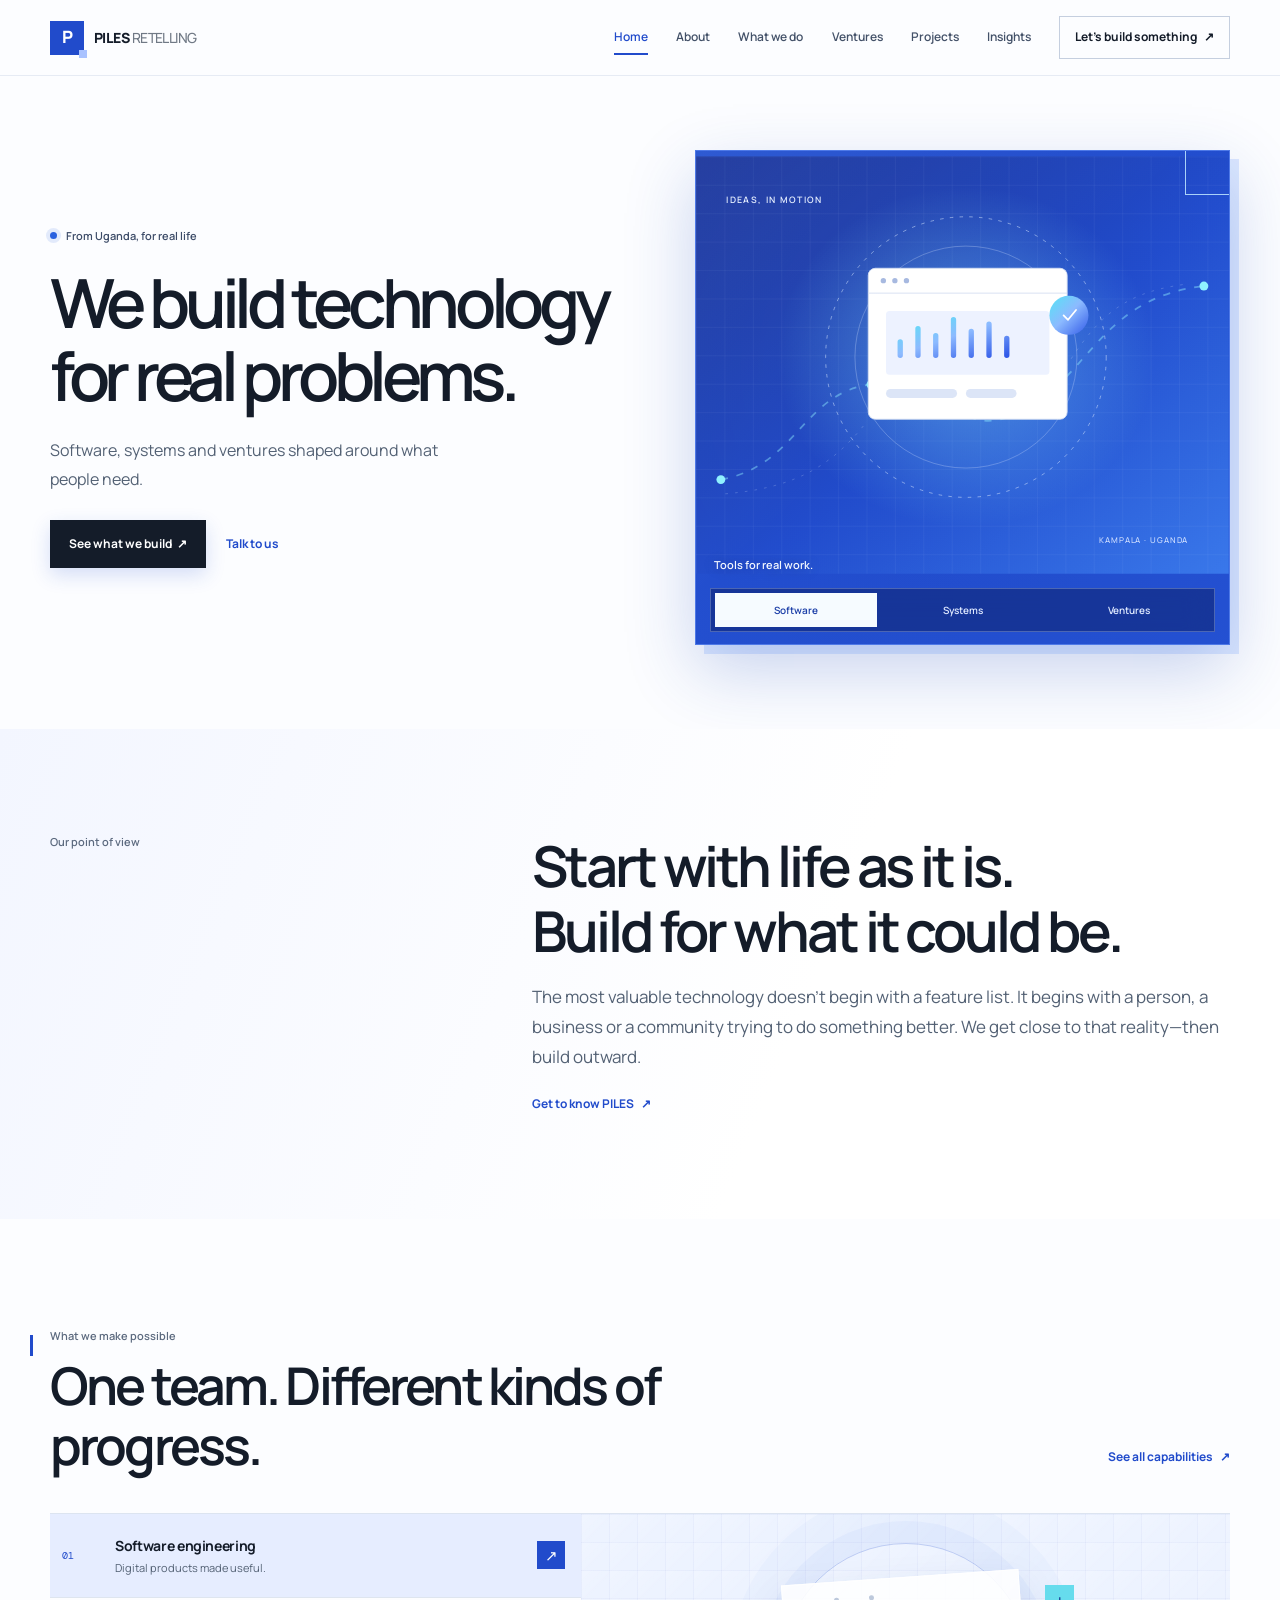
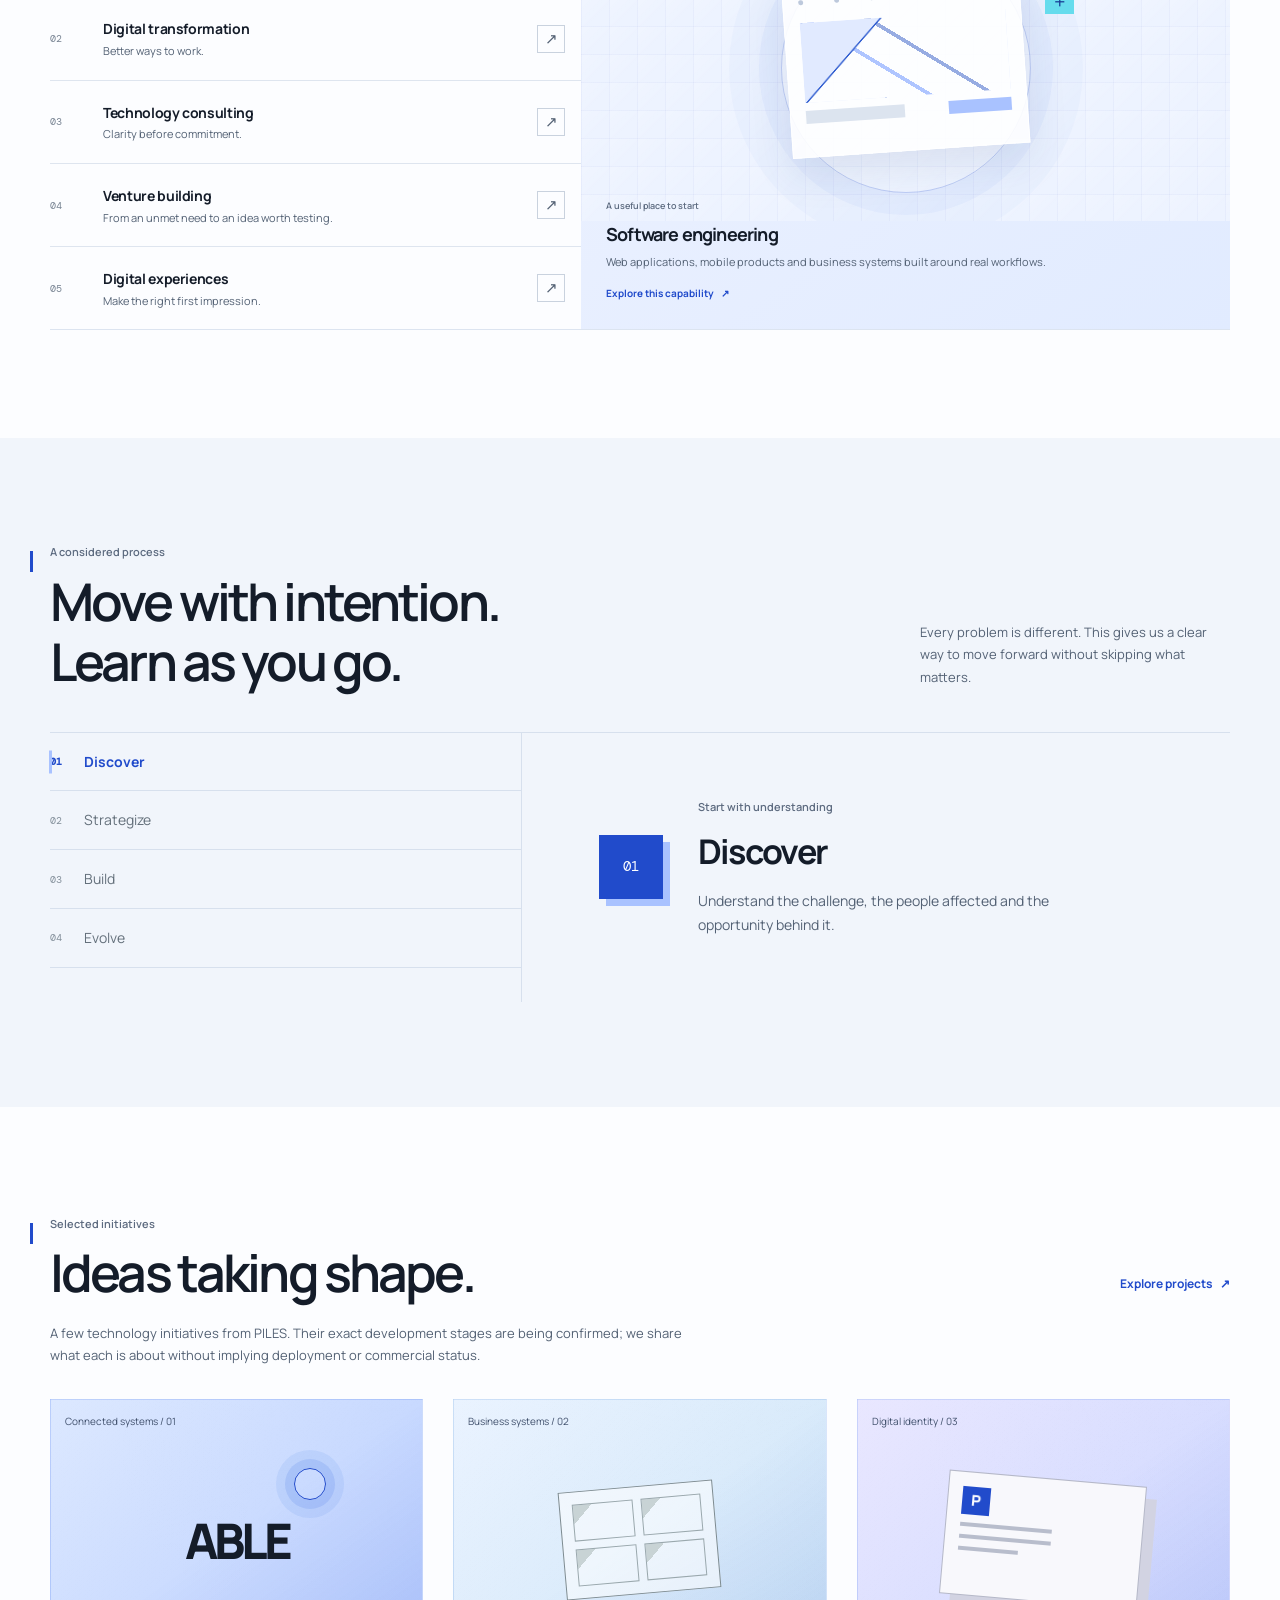
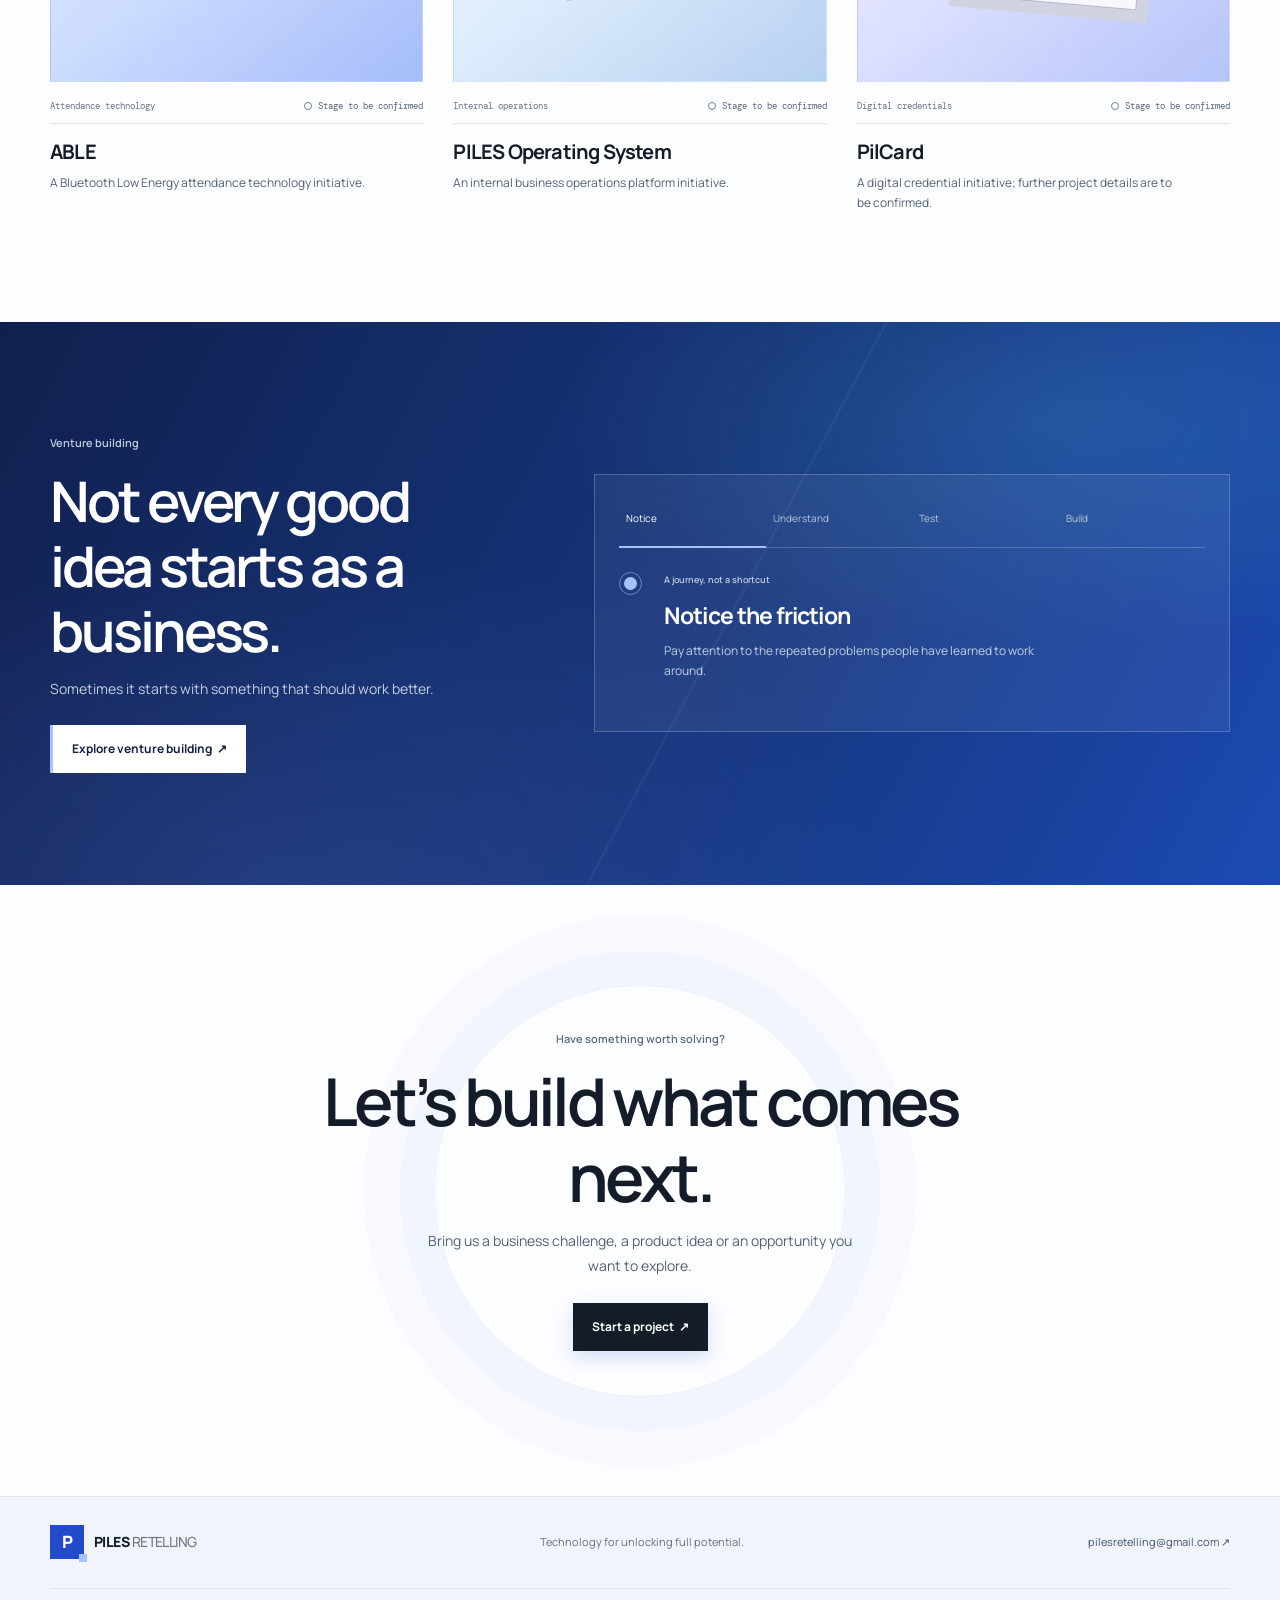
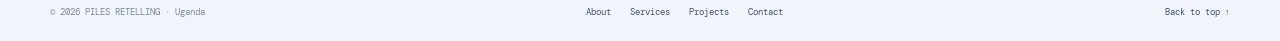
<file: index.html>
<!doctype html>
<html lang="en">
<head>
  <meta charset="utf-8">
  <meta name="viewport" content="width=device-width, initial-scale=1">
  <title>PILES RETELLING — Technology That Unlocks Potential</title>
  <meta name="description" content="PILES RETELLING identifies challenges, engineers practical digital solutions and explores technology-driven ventures in Uganda.">
  <meta name="theme-color" content="#f7f8fa">
  <meta property="og:type" content="website">
  <meta property="og:title" content="PILES RETELLING — Technology That Unlocks Potential">
  <meta property="og:description" content="We identify challenges, engineer digital solutions and build technology-driven possibilities.">
  <meta property="og:url" content="https://pilesretelling.com/">
  <script type="application/ld+json">
    {
      "@context": "https://schema.org",
      "@type": "Organization",
      "name": "PILES RETELLING",
      "url": "https://pilesretelling.com",
      "email": "pilesretelling@gmail.com",
      "telephone": "+256791985506",
      "address": {
        "@type": "PostalAddress",
        "addressCountry": "UG"
      }
    }
  </script>
  <link rel="canonical" href="https://pilesretelling.com/">
  <link rel="preconnect" href="https://fonts.googleapis.com">
  <link rel="preconnect" href="https://fonts.gstatic.com" crossorigin>
  <link href="https://fonts.googleapis.com/css2?family=DM+Mono:wght@400;500&family=Manrope:wght@400;500;600;700;800&display=swap" rel="stylesheet">
  <link rel="stylesheet" href="styles.css">
  <script src="config.js"></script>
  <script src="script.js" defer></script>
</head>
<body>
  <a class="skip-link" href="#main">Skip to content</a>
  <header class="site-header">
    <a class="brand" href="index.html" aria-label="PILES RETELLING home"><span class="brand-mark">P</span><span>PILES<span class="brand-light"> RETELLING</span></span></a>
    <button class="menu-toggle" type="button" aria-expanded="false" aria-controls="primary-navigation"><span></span><span></span><span class="sr-only">Open menu</span></button>
    <nav id="primary-navigation" class="primary-nav" aria-label="Primary navigation">
      <a href="index.html" aria-current="page">Home</a><a href="about.html">About</a><a href="services.html">What we do</a><a href="ventures.html">Ventures</a><a href="projects.html">Projects</a><a href="insights.html">Insights</a>
      <a class="nav-cta" href="contact.html">Let’s build something <span aria-hidden="true">↗</span></a>
    </nav>
  </header>
  <main id="main">
    <section class="hero wrap">
      <div class="hero-copy reveal">
        <p class="eyebrow"><span class="status-dot"></span> From Uganda, for real life</p>
        <h1>We build technology<span class="hero-mobile-break"><br></span> for real problems.</h1>
        <p class="hero-lede">Software, systems and ventures shaped around what people need.</p>
        <div class="button-row"><a class="button button-dark" href="services.html">See what we build <span aria-hidden="true">↗</span></a><a class="text-link" href="contact.html">Talk to us</a></div>
      </div>
      <div class="hero-visual reveal" data-mode="software">
        <svg class="hero-illustration" viewBox="0 0 600 470" role="img" aria-labelledby="hero-visual-title hero-visual-desc">
          <title id="hero-visual-title">An idea taking shape</title>
          <desc id="hero-visual-desc">A simple interactive illustration changes between software, connected systems and venture ideas.</desc>
          <defs>
            <pattern id="hero-grid" width="32" height="32" patternUnits="userSpaceOnUse"><path d="M32 0H0V32" fill="none" stroke="#d8e5ff" stroke-opacity=".1"/></pattern>
            <linearGradient id="hero-field" x1="0" y1="0" x2="1" y2="1"><stop stop-color="#182e91"/><stop offset=".55" stop-color="#214bcb"/><stop offset="1" stop-color="#3774e8"/></linearGradient>
            <linearGradient id="hero-blue" x1="0" y1="0" x2="1" y2="1"><stop stop-color="#55e4f5"/><stop offset=".48" stop-color="#8cbaff"/><stop offset="1" stop-color="#3159e8"/></linearGradient>
            <radialGradient id="hero-glow"><stop stop-color="#8ff1ff" stop-opacity=".42"/><stop offset="1" stop-color="#8ff1ff" stop-opacity="0"/></radialGradient>
          </defs>
          <rect width="600" height="470" fill="url(#hero-field)"/>
          <rect width="600" height="470" fill="url(#hero-grid)"/>
          <ellipse class="illustration-halo" cx="304" cy="226" rx="213" ry="192" fill="url(#hero-glow)"/>
          <path class="signal-route" d="M28 364C117 348 120 261 205 256s89 70 164 30 88-127 203-140" fill="none" stroke="#8ff1ff" stroke-opacity=".43" stroke-width="2"/>
          <path d="M33 380c83-7 122-34 160-82m212-42c43-72 71-102 146-112" fill="none" stroke="#d8e5ff" stroke-opacity=".24" stroke-dasharray="3 8"/>
          <circle class="signal-node" cx="28" cy="364" r="5" fill="#8ff1ff"/>
          <circle class="signal-node signal-node-delay" cx="197" cy="257" r="5" fill="#8ff1ff"/>
          <circle class="signal-node" cx="369" cy="286" r="5" fill="#8ff1ff"/>
          <circle class="signal-node signal-node-delay" cx="572" cy="146" r="5" fill="#8ff1ff"/>
          <text x="34" y="52" fill="#e5eeff" font-family="Manrope, sans-serif" font-size="10" font-weight="600" letter-spacing="1.5">IDEAS, IN MOTION</text>
          <text x="454" y="435" fill="#d2e0ff" font-family="Manrope, sans-serif" font-size="9" font-weight="500" letter-spacing="1">KAMPALA · UGANDA</text>
          <circle class="illustration-orbit orbit-outer" cx="304" cy="226" r="158" fill="none" stroke="#d9e7ff" stroke-opacity=".58"/>
          <circle class="illustration-orbit orbit-inner" cx="304" cy="226" r="125" fill="none" stroke="#d9e7ff" stroke-opacity=".32"/>
          <g class="illustration-software">
            <rect x="194" y="126" width="224" height="170" rx="8" fill="#fff" stroke="#d5dff2"/>
            <path d="M194 154h224" stroke="#d5dff2"/>
            <circle cx="211" cy="140" r="3" fill="#a5b7df"/><circle cx="224" cy="140" r="3" fill="#a5b7df"/><circle cx="237" cy="140" r="3" fill="#a5b7df"/>
            <rect x="214" y="174" width="184" height="72" rx="4" fill="#edf2ff"/>
            <path d="M230 224v-15m20 15v-30m20 30v-22m20 22v-40m20 40v-27m20 27v-35m20 35v-19" fill="none" stroke="url(#hero-blue)" stroke-linecap="round" stroke-width="6"/>
            <rect x="214" y="262" width="80" height="10" rx="5" fill="#dce5f7"/><rect x="304" y="262" width="57" height="10" rx="5" fill="#dce5f7"/>
            <circle cx="420" cy="179" r="22" fill="url(#hero-blue)"/><path d="m414 179 5 5 9-11" fill="none" stroke="#fff" stroke-linecap="round" stroke-linejoin="round" stroke-width="2"/>
          </g>
          <g class="illustration-systems">
            <path d="m216 205 87-55 87 55v89H216z" fill="#fff" stroke="#cbd7f1" stroke-width="2"/>
            <path d="m216 205 87 53 87-53M303 258v36" fill="none" stroke="#9eb3e9" stroke-width="2"/>
            <rect x="252" y="188" width="102" height="49" rx="5" fill="#eaf0ff" stroke="#a9bcf4"/>
            <circle cx="303" cy="213" r="13" fill="url(#hero-blue)"/>
            <path d="M269 276h22m24 0h22m-44 11h22" stroke="#91a7dd" stroke-linecap="round" stroke-width="4"/>
            <circle cx="216" cy="205" r="9" fill="#fff" stroke="#648aff" stroke-width="3"/><circle cx="390" cy="205" r="9" fill="#fff" stroke="#648aff" stroke-width="3"/>
            <circle cx="303" cy="150" r="9" fill="#fff" stroke="#648aff" stroke-width="3"/>
          </g>
          <g class="illustration-ventures">
            <path d="M304 300c-22-29-64-52-64-91a64 64 0 0 1 128 0c0 39-42 62-64 91Z" fill="#fff" stroke="#cbd7f1" stroke-width="2"/>
            <circle cx="304" cy="208" r="37" fill="url(#hero-blue)"/>
            <path d="M304 184v48m-24-24h48" stroke="#fff" stroke-linecap="round" stroke-width="3"/>
            <path d="M204 219h28m144 0h28M304 121V99m-67 43-16-16m150 16 16-16" stroke="#91a7dd" stroke-linecap="round" stroke-width="2"/>
            <circle cx="204" cy="219" r="6" fill="#648aff"/><circle cx="404" cy="219" r="6" fill="#648aff"/>
          </g>
        </svg>
        <div class="hero-visual-caption" aria-live="polite"><span data-hero-caption>Tools for real work.</span></div>
        <div class="hero-mode-switch" role="group" aria-label="Explore what we build">
          <button type="button" class="hero-mode is-active" data-hero-mode="software" data-caption="Tools for real work." aria-pressed="true">Software</button>
          <button type="button" class="hero-mode" data-hero-mode="systems" data-caption="Work that flows." aria-pressed="false">Systems</button>
          <button type="button" class="hero-mode" data-hero-mode="ventures" data-caption="Ideas worth building." aria-pressed="false">Ventures</button>
        </div>
      </div>
    </section>

    <section class="intro-band">
      <div class="wrap intro-grid reveal"><p class="eyebrow">Our point of view</p><div><h2>Start with life as it is.<br>Build for what it could be.</h2><p class="body-large">The most valuable technology doesn't begin with a feature list. It begins with a person, a business or a community trying to do something better. We get close to that reality—then build outward.</p><a class="text-link" href="about.html">Get to know PILES <span aria-hidden="true">↗</span></a></div></div>
    </section>

    <section class="section wrap">
      <div class="section-heading reveal"><div><p class="eyebrow">What we make possible</p><h2>One team. Different kinds of progress.</h2></div><a class="text-link" href="services.html">See all capabilities <span aria-hidden="true">↗</span></a></div>
      <div class="capability-explorer reveal">
        <div class="capability-list" role="group" aria-label="Explore PILES capabilities">
          <button class="capability is-active" type="button" aria-pressed="true" data-title="Software engineering" data-description="Web applications, mobile products and business systems built around real workflows." data-link="services.html#software"><span class="capability-index">01</span><span><strong>Software engineering</strong><small>Digital products made useful.</small></span><span class="capability-arrow" aria-hidden="true">↗</span></button>
          <button class="capability" type="button" aria-pressed="false" data-title="Digital transformation" data-description="Improve how work gets done with practical automation, thoughtful workflows and systems that work together." data-link="services.html#transformation"><span class="capability-index">02</span><span><strong>Digital transformation</strong><small>Better ways to work.</small></span><span class="capability-arrow" aria-hidden="true">↗</span></button>
          <button class="capability" type="button" aria-pressed="false" data-title="Technology consulting" data-description="Get clear on the problem, the possible solutions and the right next step before you invest in building." data-link="services.html#consulting"><span class="capability-index">03</span><span><strong>Technology consulting</strong><small>Clarity before commitment.</small></span><span class="capability-arrow" aria-hidden="true">↗</span></button>
          <button class="capability" type="button" aria-pressed="false" data-title="Venture building" data-description="Research real needs, test promising ideas and develop technology-led products with room to grow." data-link="services.html#ventures"><span class="capability-index">04</span><span><strong>Venture building</strong><small>From an unmet need to an idea worth testing.</small></span><span class="capability-arrow" aria-hidden="true">↗</span></button>
          <button class="capability" type="button" aria-pressed="false" data-title="Digital experiences" data-description="Responsive websites and digital platforms that make organizations easier to understand, reach and work with." data-link="services.html#experiences"><span class="capability-index">05</span><span><strong>Digital experiences</strong><small>Make the right first impression.</small></span><span class="capability-arrow" aria-hidden="true">↗</span></button>
        </div>
        <div class="capability-preview" data-active="1" aria-live="polite">
          <div class="preview-art" data-capability-art aria-hidden="true"><span class="preview-orbit"></span><span class="preview-window"><i></i><i></i><i></i><b></b><em></em><em></em></span><span class="preview-spark">+</span></div>
          <div class="preview-copy"><p class="eyebrow">A useful place to start</p><h3 data-capability-title>Software engineering</h3><p data-capability-description>Web applications, mobile products and business systems built around real workflows.</p><a class="text-link" data-capability-link href="services.html#software">Explore this capability <span aria-hidden="true">↗</span></a></div>
        </div>
      </div>
    </section>

    <section class="process-section">
      <div class="wrap">
        <div class="section-heading reveal"><div><p class="eyebrow">A considered process</p><h2>Move with intention.<br>Learn as you go.</h2></div><p class="heading-aside">Every problem is different. This gives us a clear way to move forward without skipping what matters.</p></div>
        <div class="process-layout reveal">
          <div class="process-tabs" role="tablist" aria-label="Our process">
            <button class="process-tab is-active" id="step-discover" role="tab" aria-selected="true" aria-controls="process-detail" data-title="Discover" data-copy="Understand the challenge, the people affected and the opportunity behind it."><span>01</span> Discover</button>
            <button class="process-tab" id="step-strategize" role="tab" aria-selected="false" aria-controls="process-detail" data-title="Strategize" data-copy="Define a useful direction, the right technical approach and a way to measure progress."><span>02</span> Strategize</button>
            <button class="process-tab" id="step-build" role="tab" aria-selected="false" aria-controls="process-detail" data-title="Build" data-copy="Design, engineer and test a solution with the people who will use it in mind."><span>03</span> Build</button>
            <button class="process-tab" id="step-evolve" role="tab" aria-selected="false" aria-controls="process-detail" data-title="Evolve" data-copy="Learn from real-world use and improve the solution as needs change."><span>04</span> Evolve</button>
          </div>
          <div class="process-detail" id="process-detail" role="tabpanel" aria-labelledby="step-discover"><span class="process-mark" aria-hidden="true">01</span><div><p class="eyebrow">Start with understanding</p><h3>Discover</h3><p>Understand the challenge, the people affected and the opportunity behind it.</p></div></div>
        </div>
      </div>
    </section>

    <section class="section wrap">
      <div class="section-heading reveal"><div><p class="eyebrow">Selected initiatives</p><h2>Ideas taking shape.</h2></div><a class="text-link" href="projects.html">Explore projects <span aria-hidden="true">↗</span></a></div>
      <p class="section-intro reveal">A few technology initiatives from PILES. Their exact development stages are being confirmed; we share what each is about without implying deployment or commercial status.</p>
      <div class="project-grid">
        <article class="project-card reveal"><a class="project-art project-art-blue" href="projects.html#able" aria-label="Read about ABLE"><span class="project-art-label">Connected systems / 01</span><span class="able-art">ABLE<span class="able-wave"></span></span></a><div class="project-meta"><span>Attendance technology</span><span>Stage to be confirmed</span></div><h3><a href="projects.html#able">ABLE</a></h3><p>A Bluetooth Low Energy attendance technology initiative.</p></article>
        <article class="project-card reveal"><a class="project-art project-art-grid" href="projects.html#operating-system" aria-label="Read about PILES Operating System"><span class="project-art-label">Business systems / 02</span><span class="system-art"><i></i><i></i><i></i><i></i></span></a><div class="project-meta"><span>Internal operations</span><span>Stage to be confirmed</span></div><h3><a href="projects.html#operating-system">PILES Operating System</a></h3><p>An internal business operations platform initiative.</p></article>
        <article class="project-card reveal"><a class="project-art project-art-lines" href="projects.html#pilcard" aria-label="Read about PilCard"><span class="project-art-label">Digital identity / 03</span><span class="pilcard-art"><span>P</span><i></i><i></i><i></i></span></a><div class="project-meta"><span>Digital credentials</span><span>Stage to be confirmed</span></div><h3><a href="projects.html#pilcard">PilCard</a></h3><p>A digital credential initiative; further project details are to be confirmed.</p></article>
      </div>
    </section>

    <section class="venture-band">
      <div class="wrap venture-inner reveal"><div class="venture-intro"><p class="eyebrow">Venture building</p><h2>Not every good idea starts as a business.</h2><p>Sometimes it starts with something that should work better.</p><a class="button button-light" href="ventures.html">Explore venture building <span aria-hidden="true">↗</span></a></div><div class="venture-explorer"><div class="venture-steps" role="group" aria-label="Explore the venture-building journey"><button type="button" class="venture-step is-active" aria-pressed="true" data-step-title="Notice the friction" data-step-copy="Pay attention to the repeated problems people have learned to work around.">Notice</button><button type="button" class="venture-step" aria-pressed="false" data-step-title="Understand the need" data-step-copy="Talk with the people affected and learn how the challenge shows up in real life.">Understand</button><button type="button" class="venture-step" aria-pressed="false" data-step-title="Test the possibility" data-step-copy="Explore assumptions early and see whether the opportunity is real before building further.">Test</button><button type="button" class="venture-step" aria-pressed="false" data-step-title="Make it useful" data-step-copy="Build a focused solution, learn from its use and improve with purpose.">Build</button></div><div class="venture-insight" aria-live="polite"><span class="venture-pulse" aria-hidden="true"></span><div><p class="eyebrow">A journey, not a shortcut</p><h3 data-venture-title>Notice the friction</h3><p data-venture-copy>Pay attention to the repeated problems people have learned to work around.</p></div></div></div></div>
    </section>

    <section class="closing-section wrap reveal"><p class="eyebrow">Have something worth solving?</p><h2>Let’s build what comes next.</h2><p>Bring us a business challenge, a product idea or an opportunity you want to explore.</p><a class="button button-dark" href="contact.html">Start a project <span aria-hidden="true">↗</span></a></section>
  </main>
  <footer class="site-footer"><div class="wrap footer-top"><a class="brand brand-footer" href="index.html"><span class="brand-mark">P</span><span>PILES<span class="brand-light"> RETELLING</span></span></a><p>Technology for unlocking full potential.</p><a class="footer-email" href="mailto:pilesretelling@gmail.com">pilesretelling@gmail.com ↗</a></div><div class="wrap footer-bottom"><span>© <span data-year></span> PILES RETELLING · Uganda</span><div><a href="about.html">About</a><a href="services.html">Services</a><a href="projects.html">Projects</a><a href="contact.html">Contact</a></div><a class="back-top" href="#main">Back to top ↑</a></div></footer>
</body>
</html>
</file>
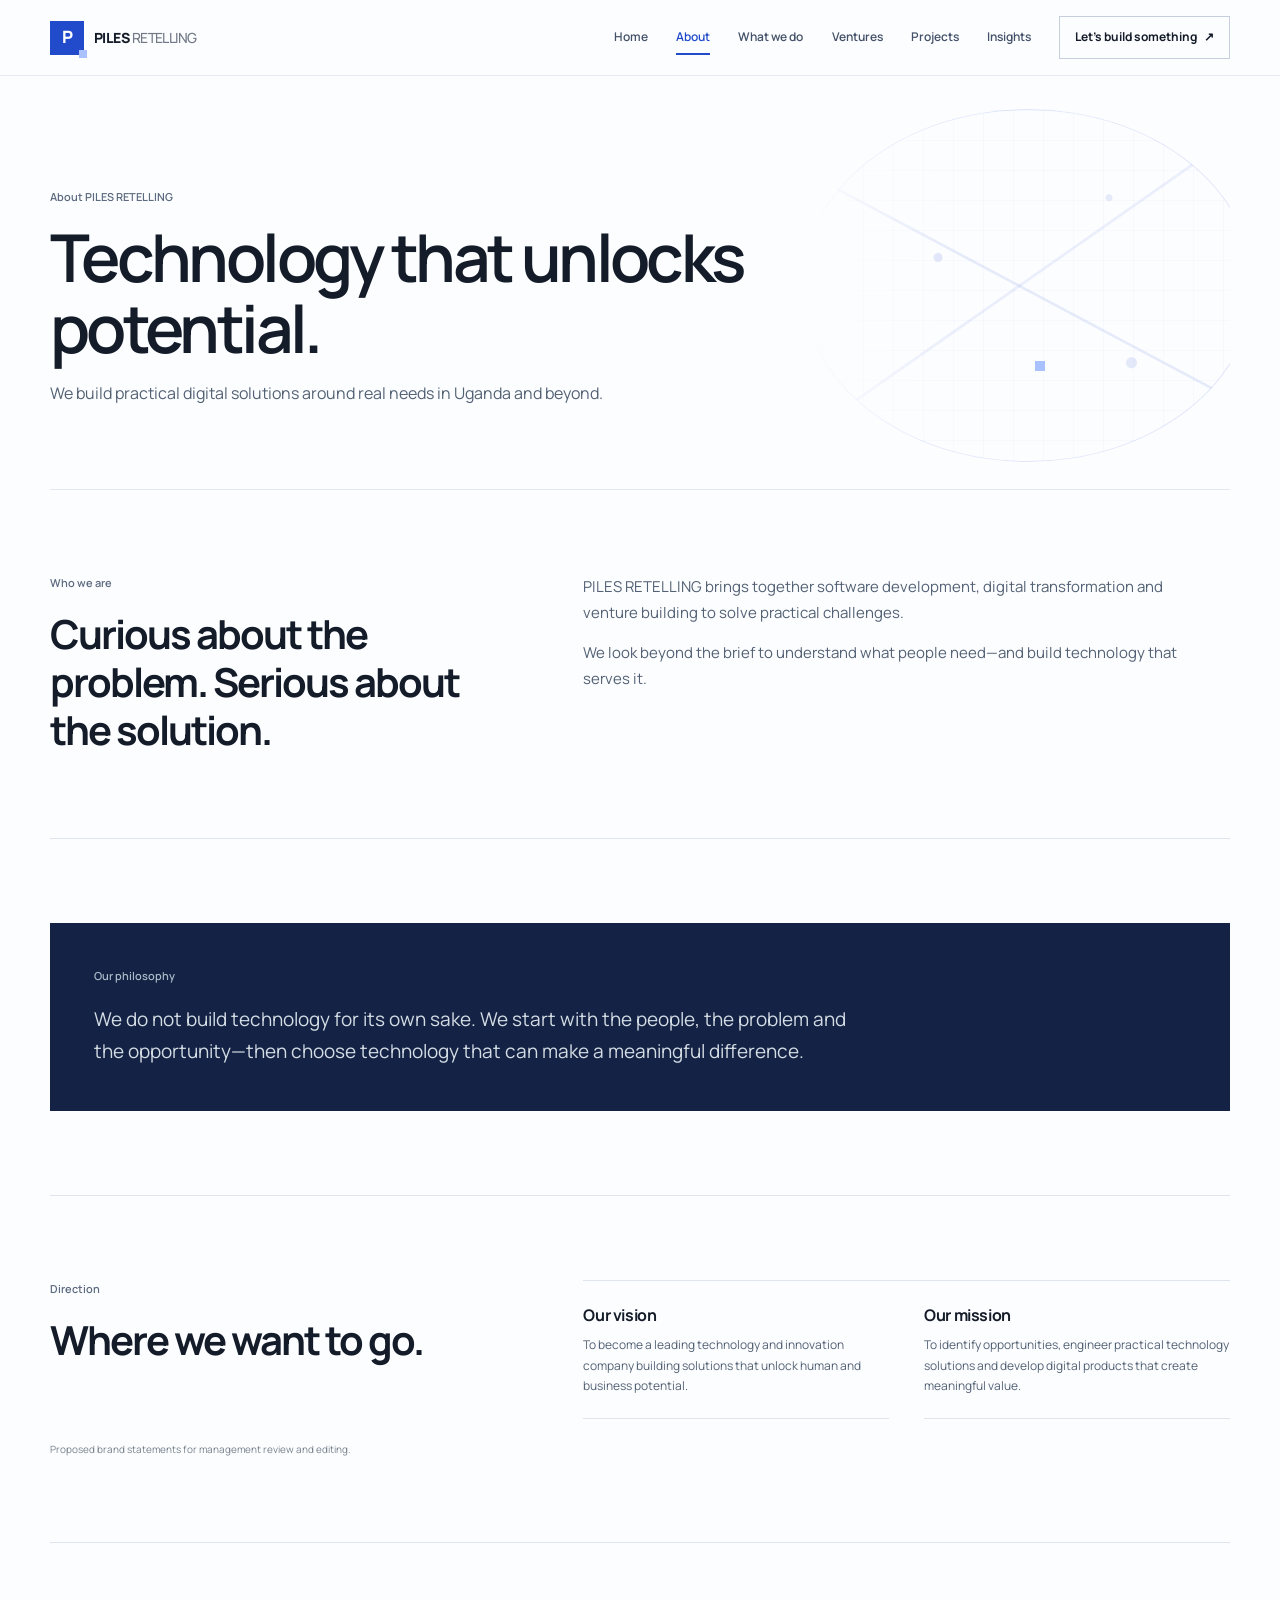
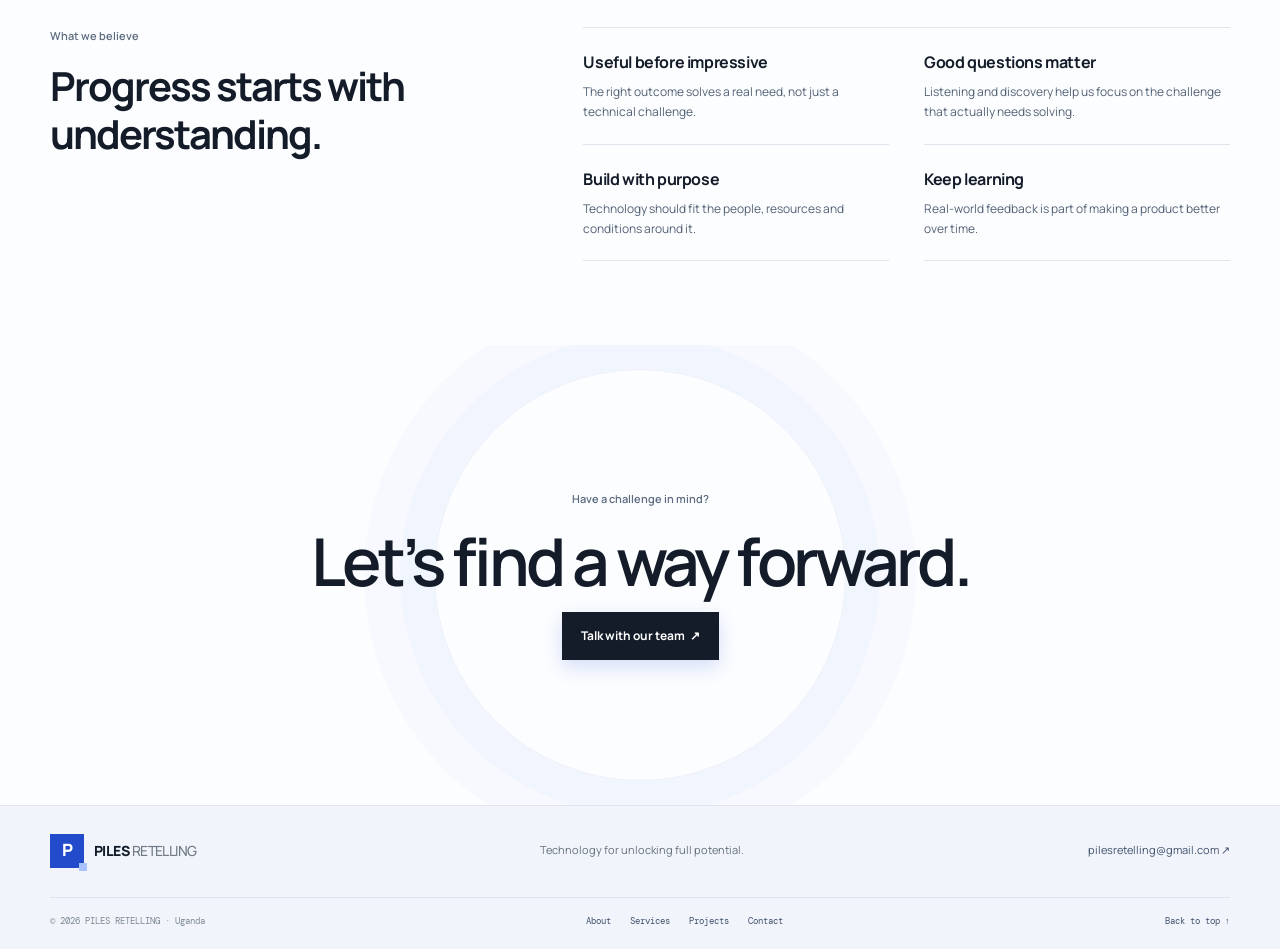
<file: about.html>
<!doctype html>
<html lang="en">
<head>
  <meta charset="utf-8"><meta name="viewport" content="width=device-width, initial-scale=1">
  <title>About PILES RETELLING — Unlocking Full Potential</title>
  <meta name="description" content="Learn about PILES RETELLING's mission, vision and problem-solving approach to technology and innovation in Uganda.">
  <meta name="theme-color" content="#f7f8fa"><meta property="og:type" content="website"><meta property="og:title" content="About PILES RETELLING"><meta property="og:description" content="A technology company focused on practical solutions and meaningful possibilities."><meta property="og:url" content="https://pilesretelling.com/about.html">
  <link rel="canonical" href="https://pilesretelling.com/about.html"><link rel="preconnect" href="https://fonts.googleapis.com"><link rel="preconnect" href="https://fonts.gstatic.com" crossorigin><link href="https://fonts.googleapis.com/css2?family=DM+Mono:wght@400;500&family=Manrope:wght@400;500;600;700;800&display=swap" rel="stylesheet"><link rel="stylesheet" href="styles.css"><script src="config.js"></script><script src="script.js" defer></script>
</head>
<body>
  <a class="skip-link" href="#main">Skip to content</a>
  <header class="site-header"><a class="brand" href="index.html" aria-label="PILES RETELLING home"><span class="brand-mark">P</span><span>PILES<span class="brand-light"> RETELLING</span></span></a><button class="menu-toggle" type="button" aria-expanded="false" aria-controls="primary-navigation"><span></span><span></span><span class="sr-only">Open menu</span></button><nav id="primary-navigation" class="primary-nav" aria-label="Primary navigation"><a href="index.html">Home</a><a href="about.html" aria-current="page">About</a><a href="services.html">What we do</a><a href="ventures.html">Ventures</a><a href="projects.html">Projects</a><a href="insights.html">Insights</a><a class="nav-cta" href="contact.html">Let’s build something <span aria-hidden="true">↗</span></a></nav></header>
  <main id="main">
    <section class="page-hero wrap"><p class="eyebrow">About PILES RETELLING</p><h1>Technology that unlocks potential.</h1><p>We build practical digital solutions around real needs in Uganda and beyond.</p></section>
    <section class="content-section wrap"><div class="content-grid"><div><p class="eyebrow">Who we are</p><h2>Curious about the problem. Serious about the solution.</h2></div><div class="content-copy"><p>PILES RETELLING brings together software development, digital transformation and venture building to solve practical challenges.</p><p>We look beyond the brief to understand what people need—and build technology that serves it.</p></div></div></section>
    <section class="content-section wrap"><div class="about-highlight"><p class="eyebrow">Our philosophy</p><p>We do not build technology for its own sake. We start with the people, the problem and the opportunity—then choose technology that can make a meaningful difference.</p></div></section>
    <section class="content-section wrap"><div class="content-grid"><div><p class="eyebrow">Direction</p><h2>Where we want to go.</h2></div><div class="value-list"><div class="value-item"><h3>Our vision</h3><p>To become a leading technology and innovation company building solutions that unlock human and business potential.</p></div><div class="value-item"><h3>Our mission</h3><p>To identify opportunities, engineer practical technology solutions and develop digital products that create meaningful value.</p></div></div></div><p class="field-hint" style="margin:22px 0 0">Proposed brand statements for management review and editing.</p></section>
    <section class="content-section wrap"><div class="content-grid"><div><p class="eyebrow">What we believe</p><h2>Progress starts with understanding.</h2></div><div class="value-list"><div class="value-item"><h3>Useful before impressive</h3><p>The right outcome solves a real need, not just a technical challenge.</p></div><div class="value-item"><h3>Good questions matter</h3><p>Listening and discovery help us focus on the challenge that actually needs solving.</p></div><div class="value-item"><h3>Build with purpose</h3><p>Technology should fit the people, resources and conditions around it.</p></div><div class="value-item"><h3>Keep learning</h3><p>Real-world feedback is part of making a product better over time.</p></div></div></div></section>
    <section class="closing-section wrap"><p class="eyebrow">Have a challenge in mind?</p><h2>Let’s find a way forward.</h2><a class="button button-dark" href="contact.html">Talk with our team <span aria-hidden="true">↗</span></a></section>
  </main>
  <footer class="site-footer"><div class="wrap footer-top"><a class="brand brand-footer" href="index.html"><span class="brand-mark">P</span><span>PILES<span class="brand-light"> RETELLING</span></span></a><p>Technology for unlocking full potential.</p><a class="footer-email" href="mailto:pilesretelling@gmail.com">pilesretelling@gmail.com ↗</a></div><div class="wrap footer-bottom"><span>© <span data-year></span> PILES RETELLING · Uganda</span><div><a href="about.html">About</a><a href="services.html">Services</a><a href="projects.html">Projects</a><a href="contact.html">Contact</a></div><a class="back-top" href="#main">Back to top ↑</a></div></footer>
</body>
</html>
</file>
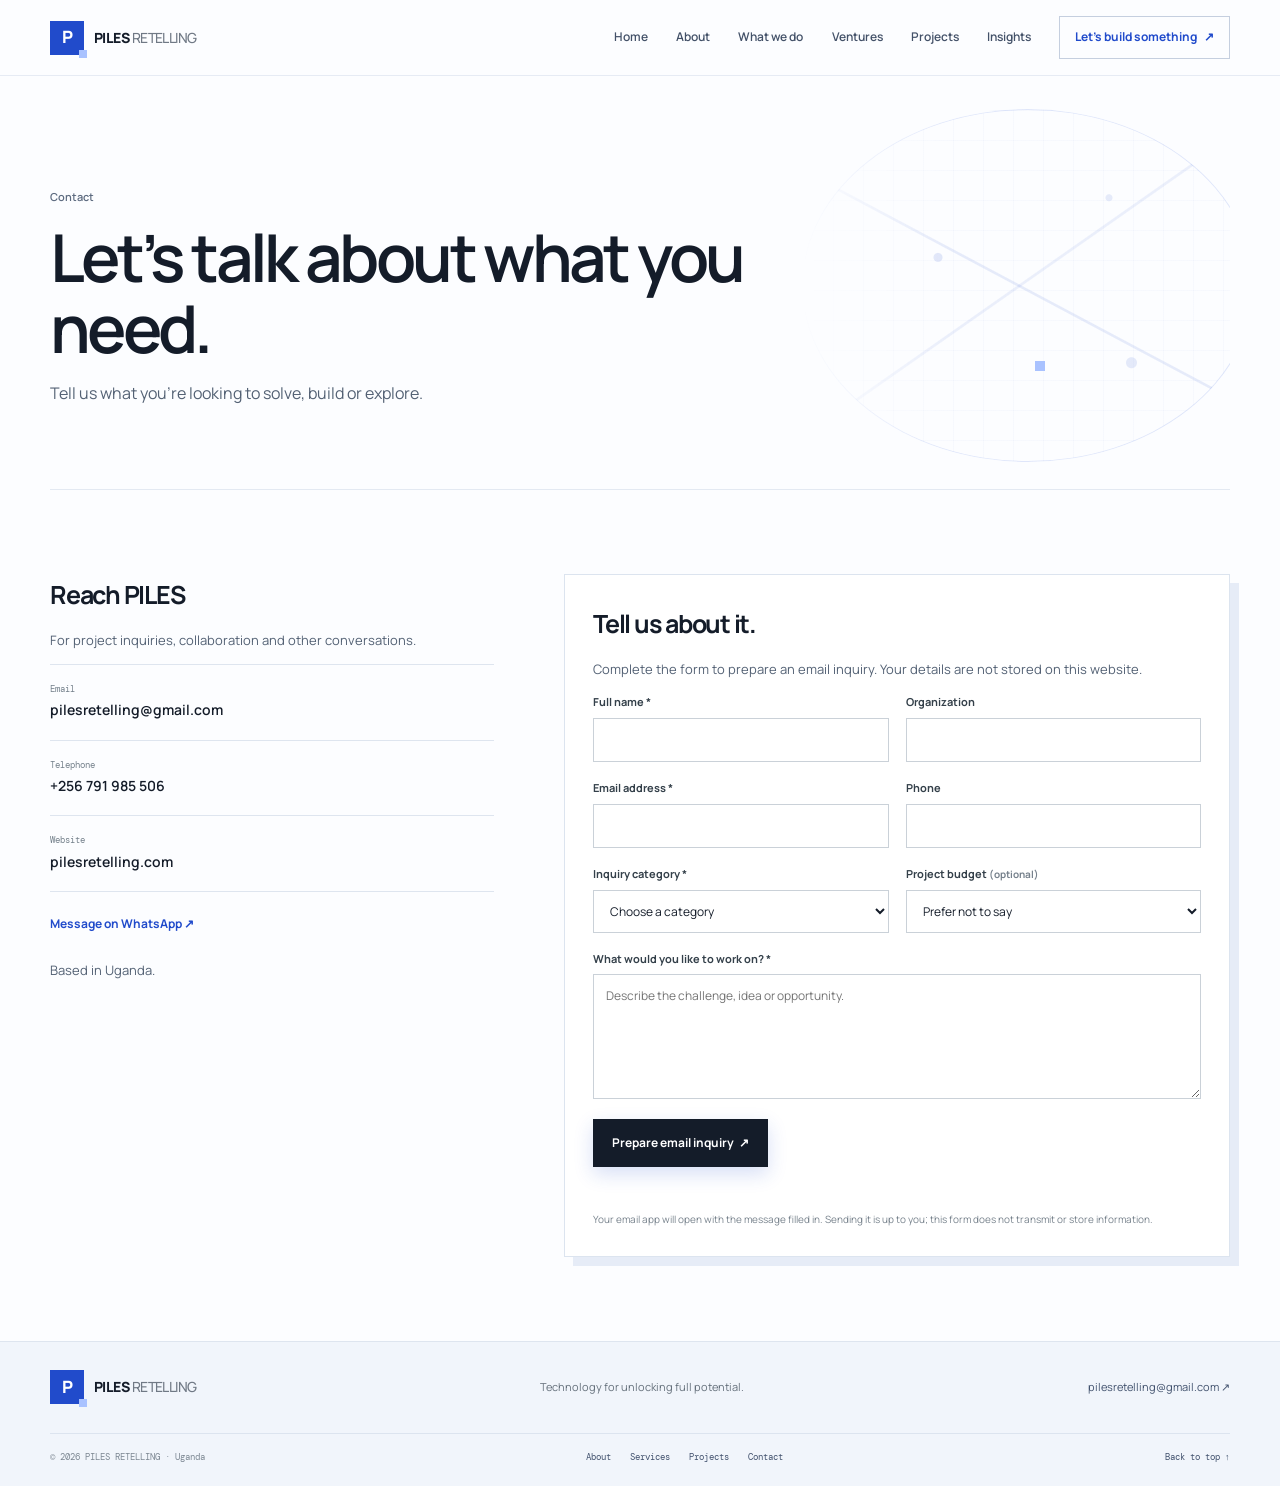
<file: contact.html>
<!doctype html>
<html lang="en">
<head>
  <meta charset="utf-8"><meta name="viewport" content="width=device-width, initial-scale=1">
  <title>Contact PILES RETELLING — Start a Conversation</title>
  <meta name="description" content="Contact PILES RETELLING in Uganda about software, websites, business systems, technology consulting or a venture opportunity.">
  <meta name="theme-color" content="#f7f8fa"><meta property="og:type" content="website"><meta property="og:title" content="Contact PILES RETELLING"><meta property="og:description" content="Tell us about the challenge, idea or opportunity you have in mind."><meta property="og:url" content="https://pilesretelling.com/contact.html">
  <link rel="canonical" href="https://pilesretelling.com/contact.html"><link rel="preconnect" href="https://fonts.googleapis.com"><link rel="preconnect" href="https://fonts.gstatic.com" crossorigin><link href="https://fonts.googleapis.com/css2?family=DM+Mono:wght@400;500&family=Manrope:wght@400;500;600;700;800&display=swap" rel="stylesheet"><link rel="stylesheet" href="styles.css"><script src="config.js"></script><script src="script.js" defer></script>
</head>
<body>
  <a class="skip-link" href="#main">Skip to content</a>
  <header class="site-header"><a class="brand" href="index.html" aria-label="PILES RETELLING home"><span class="brand-mark">P</span><span>PILES<span class="brand-light"> RETELLING</span></span></a><button class="menu-toggle" type="button" aria-expanded="false" aria-controls="primary-navigation"><span></span><span></span><span class="sr-only">Open menu</span></button><nav id="primary-navigation" class="primary-nav" aria-label="Primary navigation"><a href="index.html">Home</a><a href="about.html">About</a><a href="services.html">What we do</a><a href="ventures.html">Ventures</a><a href="projects.html">Projects</a><a href="insights.html">Insights</a><a class="nav-cta" href="contact.html" aria-current="page">Let’s build something <span aria-hidden="true">↗</span></a></nav></header>
  <main id="main">
    <section class="page-hero wrap"><p class="eyebrow">Contact</p><h1>Let’s talk about what you need.</h1><p>Tell us what you’re looking to solve, build or explore.</p></section>
    <section class="content-section wrap"><div class="contact-grid">
      <aside class="contact-details"><h2>Reach PILES</h2><p>For project inquiries, collaboration and other conversations.</p><a class="contact-method" href="mailto:pilesretelling@gmail.com"><span>Email</span><strong>pilesretelling@gmail.com</strong></a><a class="contact-method" href="tel:+256791985506"><span>Telephone</span><strong>+256 791 985 506</strong></a><a class="contact-method" href="https://pilesretelling.com"><span>Website</span><strong>pilesretelling.com</strong></a><div class="contact-actions"><a class="text-link" href="https://wa.me/256791985506?text=Hello%20PILES%20RETELLING%2C%20I%27d%20like%20to%20discuss%20an%20opportunity." target="_blank" rel="noopener noreferrer">Message on WhatsApp ↗</a></div><p class="field-hint" style="margin-top:24px">Based in Uganda.</p></aside>
      <section class="form-panel" aria-labelledby="inquiry-heading"><h2 id="inquiry-heading">Tell us about it.</h2><p>Complete the form to prepare an email inquiry. Your details are not stored on this website.</p>
        <form id="inquiry-form">
          <div class="form-grid">
            <div class="field"><label for="name">Full name *</label><input id="name" name="name" autocomplete="name" required maxlength="120"></div>
            <div class="field"><label for="organization">Organization</label><input id="organization" name="organization" autocomplete="organization" maxlength="160"></div>
            <div class="field"><label for="email">Email address *</label><input id="email" name="email" type="email" autocomplete="email" required maxlength="254"></div>
            <div class="field"><label for="phone">Phone</label><input id="phone" name="phone" type="tel" autocomplete="tel" maxlength="40"></div>
            <div class="field"><label for="category">Inquiry category *</label><select id="category" name="category" required><option value="">Choose a category</option><option>Software Development</option><option>Website Development</option><option>Mobile Application</option><option>Business Systems</option><option>Technology Consulting</option><option>Venture Development</option><option>Partnership</option><option>Other</option></select></div>
            <div class="field"><label for="budget">Project budget <span class="field-hint">(optional)</span></label><select id="budget" name="budget"><option value="">Prefer not to say</option><option>To be discussed</option><option>Under $1,000</option><option>$1,000–$5,000</option><option>$5,000–$15,000</option><option>Over $15,000</option></select></div>
            <div class="field field-full"><label for="description">What would you like to work on? *</label><textarea id="description" name="description" required minlength="10" maxlength="4000" placeholder="Describe the challenge, idea or opportunity."></textarea></div>
          </div>
          <button class="button button-dark" type="submit">Prepare email inquiry <span aria-hidden="true">↗</span></button>
          <p id="form-feedback" class="form-feedback" aria-live="polite"></p><p class="form-disclaimer">Your email app will open with the message filled in. Sending it is up to you; this form does not transmit or store information.</p>
        </form>
      </section>
    </div></section>
  </main>
  <footer class="site-footer"><div class="wrap footer-top"><a class="brand brand-footer" href="index.html"><span class="brand-mark">P</span><span>PILES<span class="brand-light"> RETELLING</span></span></a><p>Technology for unlocking full potential.</p><a class="footer-email" href="mailto:pilesretelling@gmail.com">pilesretelling@gmail.com ↗</a></div><div class="wrap footer-bottom"><span>© <span data-year></span> PILES RETELLING · Uganda</span><div><a href="about.html">About</a><a href="services.html">Services</a><a href="projects.html">Projects</a><a href="contact.html">Contact</a></div><a class="back-top" href="#main">Back to top ↑</a></div></footer>
</body>
</html>
</file>
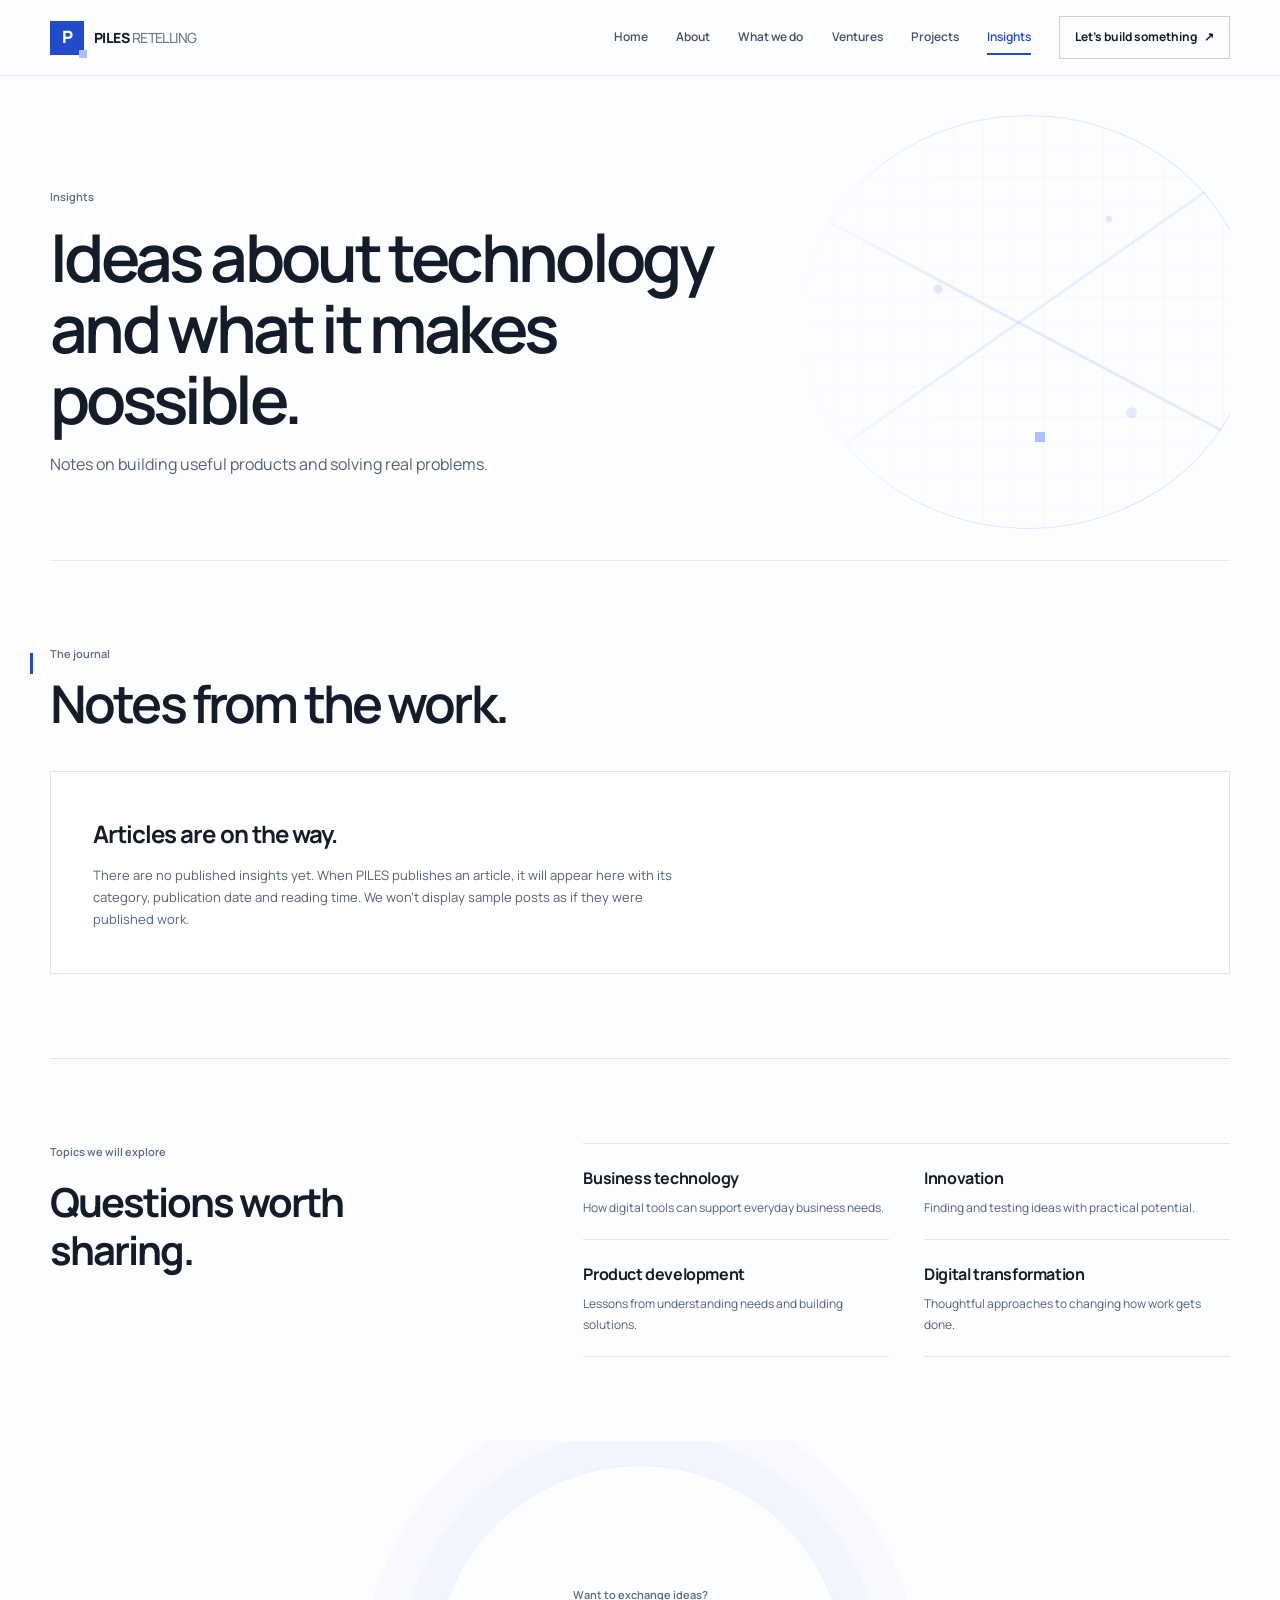
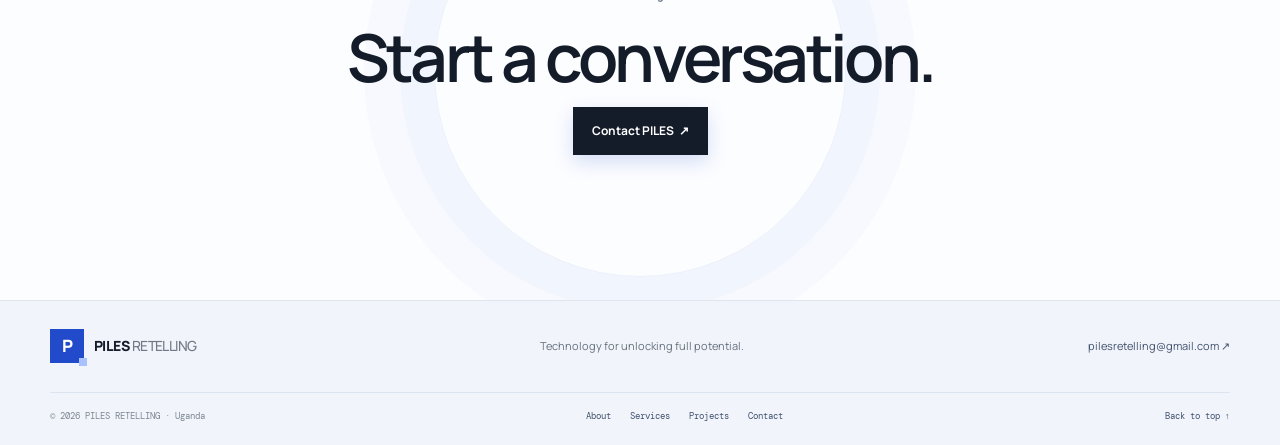
<file: insights.html>
<!doctype html>
<html lang="en">
<head>
  <meta charset="utf-8"><meta name="viewport" content="width=device-width, initial-scale=1">
  <title>Insights — PILES RETELLING</title>
  <meta name="description" content="Technology, business and innovation insights from PILES RETELLING. Articles will appear here as they are published.">
  <meta name="theme-color" content="#f7f8fa"><meta property="og:type" content="website"><meta property="og:title" content="Insights — PILES RETELLING"><meta property="og:description" content="Perspectives on technology, business and innovation."><meta property="og:url" content="https://pilesretelling.com/insights.html">
  <link rel="canonical" href="https://pilesretelling.com/insights.html"><link rel="preconnect" href="https://fonts.googleapis.com"><link rel="preconnect" href="https://fonts.gstatic.com" crossorigin><link href="https://fonts.googleapis.com/css2?family=DM+Mono:wght@400;500&family=Manrope:wght@400;500;600;700;800&display=swap" rel="stylesheet"><link rel="stylesheet" href="styles.css"><script src="config.js"></script><script src="script.js" defer></script>
</head>
<body>
  <a class="skip-link" href="#main">Skip to content</a>
  <header class="site-header"><a class="brand" href="index.html" aria-label="PILES RETELLING home"><span class="brand-mark">P</span><span>PILES<span class="brand-light"> RETELLING</span></span></a><button class="menu-toggle" type="button" aria-expanded="false" aria-controls="primary-navigation"><span></span><span></span><span class="sr-only">Open menu</span></button><nav id="primary-navigation" class="primary-nav" aria-label="Primary navigation"><a href="index.html">Home</a><a href="about.html">About</a><a href="services.html">What we do</a><a href="ventures.html">Ventures</a><a href="projects.html">Projects</a><a href="insights.html" aria-current="page">Insights</a><a class="nav-cta" href="contact.html">Let’s build something <span aria-hidden="true">↗</span></a></nav></header>
  <main id="main">
    <section class="page-hero wrap"><p class="eyebrow">Insights</p><h1>Ideas about technology and what it makes possible.</h1><p>Notes on building useful products and solving real problems.</p></section>
    <section class="content-section wrap"><div class="section-heading"><div><p class="eyebrow">The journal</p><h2>Notes from the work.</h2></div></div><div class="article-empty"><h2>Articles are on the way.</h2><p>There are no published insights yet. When PILES publishes an article, it will appear here with its category, publication date and reading time. We won’t display sample posts as if they were published work.</p></div></section>
    <section class="content-section wrap"><div class="content-grid"><div><p class="eyebrow">Topics we will explore</p><h2>Questions worth sharing.</h2></div><div class="value-list"><div class="value-item"><h3>Business technology</h3><p>How digital tools can support everyday business needs.</p></div><div class="value-item"><h3>Innovation</h3><p>Finding and testing ideas with practical potential.</p></div><div class="value-item"><h3>Product development</h3><p>Lessons from understanding needs and building solutions.</p></div><div class="value-item"><h3>Digital transformation</h3><p>Thoughtful approaches to changing how work gets done.</p></div></div></div></section>
    <section class="closing-section wrap"><p class="eyebrow">Want to exchange ideas?</p><h2>Start a conversation.</h2><a class="button button-dark" href="contact.html">Contact PILES <span aria-hidden="true">↗</span></a></section>
  </main>
  <footer class="site-footer"><div class="wrap footer-top"><a class="brand brand-footer" href="index.html"><span class="brand-mark">P</span><span>PILES<span class="brand-light"> RETELLING</span></span></a><p>Technology for unlocking full potential.</p><a class="footer-email" href="mailto:pilesretelling@gmail.com">pilesretelling@gmail.com ↗</a></div><div class="wrap footer-bottom"><span>© <span data-year></span> PILES RETELLING · Uganda</span><div><a href="about.html">About</a><a href="services.html">Services</a><a href="projects.html">Projects</a><a href="contact.html">Contact</a></div><a class="back-top" href="#main">Back to top ↑</a></div></footer>
</body>
</html>
</file>
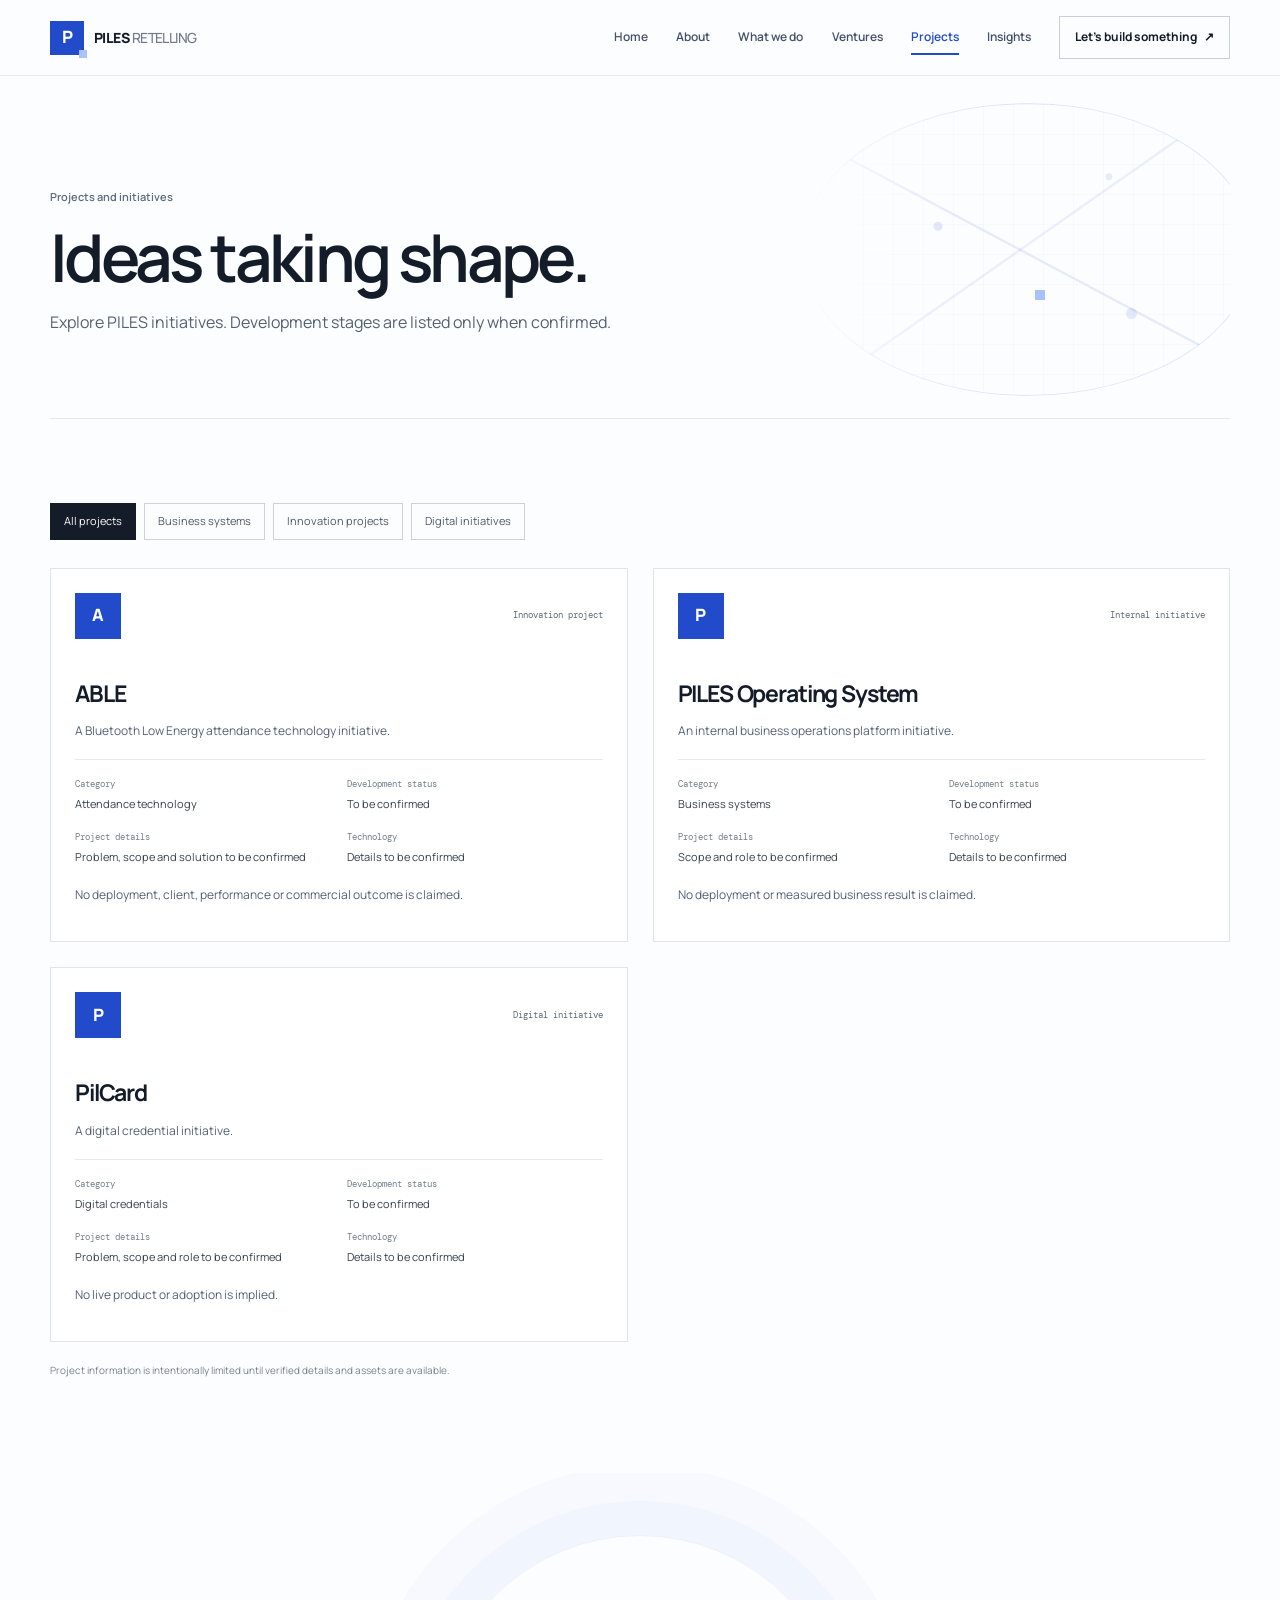
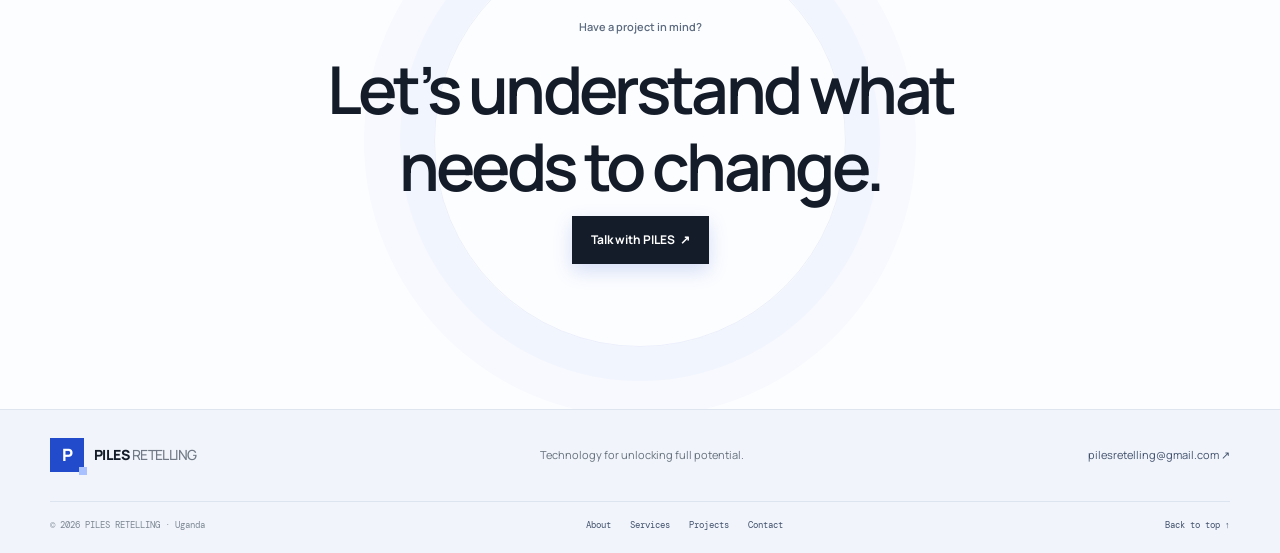
<file: projects.html>
<!doctype html>
<html lang="en">
<head>
  <meta charset="utf-8"><meta name="viewport" content="width=device-width, initial-scale=1">
  <title>Projects — PILES RETELLING</title>
  <meta name="description" content="Explore PILES RETELLING project initiatives in attendance technology, business systems and digital credentials.">
  <meta name="theme-color" content="#f7f8fa"><meta property="og:type" content="website"><meta property="og:title" content="Projects — PILES RETELLING"><meta property="og:description" content="Selected project initiatives and areas of exploration."><meta property="og:url" content="https://pilesretelling.com/projects.html">
  <link rel="canonical" href="https://pilesretelling.com/projects.html"><link rel="preconnect" href="https://fonts.googleapis.com"><link rel="preconnect" href="https://fonts.gstatic.com" crossorigin><link href="https://fonts.googleapis.com/css2?family=DM+Mono:wght@400;500&family=Manrope:wght@400;500;600;700;800&display=swap" rel="stylesheet"><link rel="stylesheet" href="styles.css"><script src="config.js"></script><script src="script.js" defer></script>
</head>
<body>
  <a class="skip-link" href="#main">Skip to content</a>
  <header class="site-header"><a class="brand" href="index.html" aria-label="PILES RETELLING home"><span class="brand-mark">P</span><span>PILES<span class="brand-light"> RETELLING</span></span></a><button class="menu-toggle" type="button" aria-expanded="false" aria-controls="primary-navigation"><span></span><span></span><span class="sr-only">Open menu</span></button><nav id="primary-navigation" class="primary-nav" aria-label="Primary navigation"><a href="index.html">Home</a><a href="about.html">About</a><a href="services.html">What we do</a><a href="ventures.html">Ventures</a><a href="projects.html" aria-current="page">Projects</a><a href="insights.html">Insights</a><a class="nav-cta" href="contact.html">Let’s build something <span aria-hidden="true">↗</span></a></nav></header>
  <main id="main">
    <section class="page-hero wrap"><p class="eyebrow">Projects and initiatives</p><h1>Ideas taking shape.</h1><p>Explore PILES initiatives. Development stages are listed only when confirmed.</p></section>
    <section class="content-section wrap"><div class="filter-bar" role="group" aria-label="Filter projects by category"><button class="filter-button" type="button" data-filter="all" aria-pressed="true">All projects</button><button class="filter-button" type="button" data-filter="systems" aria-pressed="false">Business systems</button><button class="filter-button" type="button" data-filter="innovation" aria-pressed="false">Innovation projects</button><button class="filter-button" type="button" data-filter="digital" aria-pressed="false">Digital initiatives</button></div>
      <div class="project-list">
        <article class="case-card" id="able" data-category="innovation"><div class="case-top"><span class="case-symbol">A</span><span class="initiative-label">Innovation project</span></div><h2>ABLE</h2><p>A Bluetooth Low Energy attendance technology initiative.</p><dl class="case-facts"><div><dt>Category</dt><dd>Attendance technology</dd></div><div><dt>Development status</dt><dd>To be confirmed</dd></div><div><dt>Project details</dt><dd>Problem, scope and solution to be confirmed</dd></div><div><dt>Technology</dt><dd>Details to be confirmed</dd></div></dl><p class="field-hint">No deployment, client, performance or commercial outcome is claimed.</p></article>
        <article class="case-card" id="operating-system" data-category="systems"><div class="case-top"><span class="case-symbol">P</span><span class="initiative-label">Internal initiative</span></div><h2>PILES Operating System</h2><p>An internal business operations platform initiative.</p><dl class="case-facts"><div><dt>Category</dt><dd>Business systems</dd></div><div><dt>Development status</dt><dd>To be confirmed</dd></div><div><dt>Project details</dt><dd>Scope and role to be confirmed</dd></div><div><dt>Technology</dt><dd>Details to be confirmed</dd></div></dl><p class="field-hint">No deployment or measured business result is claimed.</p></article>
        <article class="case-card" id="pilcard" data-category="digital"><div class="case-top"><span class="case-symbol">P</span><span class="initiative-label">Digital initiative</span></div><h2>PilCard</h2><p>A digital credential initiative.</p><dl class="case-facts"><div><dt>Category</dt><dd>Digital credentials</dd></div><div><dt>Development status</dt><dd>To be confirmed</dd></div><div><dt>Project details</dt><dd>Problem, scope and role to be confirmed</dd></div><div><dt>Technology</dt><dd>Details to be confirmed</dd></div></dl><p class="field-hint">No live product or adoption is implied.</p></article>
      </div>
      <p class="field-hint" style="margin-top:20px">Project information is intentionally limited until verified details and assets are available.</p>
    </section>
    <section class="closing-section wrap"><p class="eyebrow">Have a project in mind?</p><h2>Let’s understand what needs to change.</h2><a class="button button-dark" href="contact.html">Talk with PILES <span aria-hidden="true">↗</span></a></section>
  </main>
  <footer class="site-footer"><div class="wrap footer-top"><a class="brand brand-footer" href="index.html"><span class="brand-mark">P</span><span>PILES<span class="brand-light"> RETELLING</span></span></a><p>Technology for unlocking full potential.</p><a class="footer-email" href="mailto:pilesretelling@gmail.com">pilesretelling@gmail.com ↗</a></div><div class="wrap footer-bottom"><span>© <span data-year></span> PILES RETELLING · Uganda</span><div><a href="about.html">About</a><a href="services.html">Services</a><a href="projects.html">Projects</a><a href="contact.html">Contact</a></div><a class="back-top" href="#main">Back to top ↑</a></div></footer>
</body>
</html>
</file>
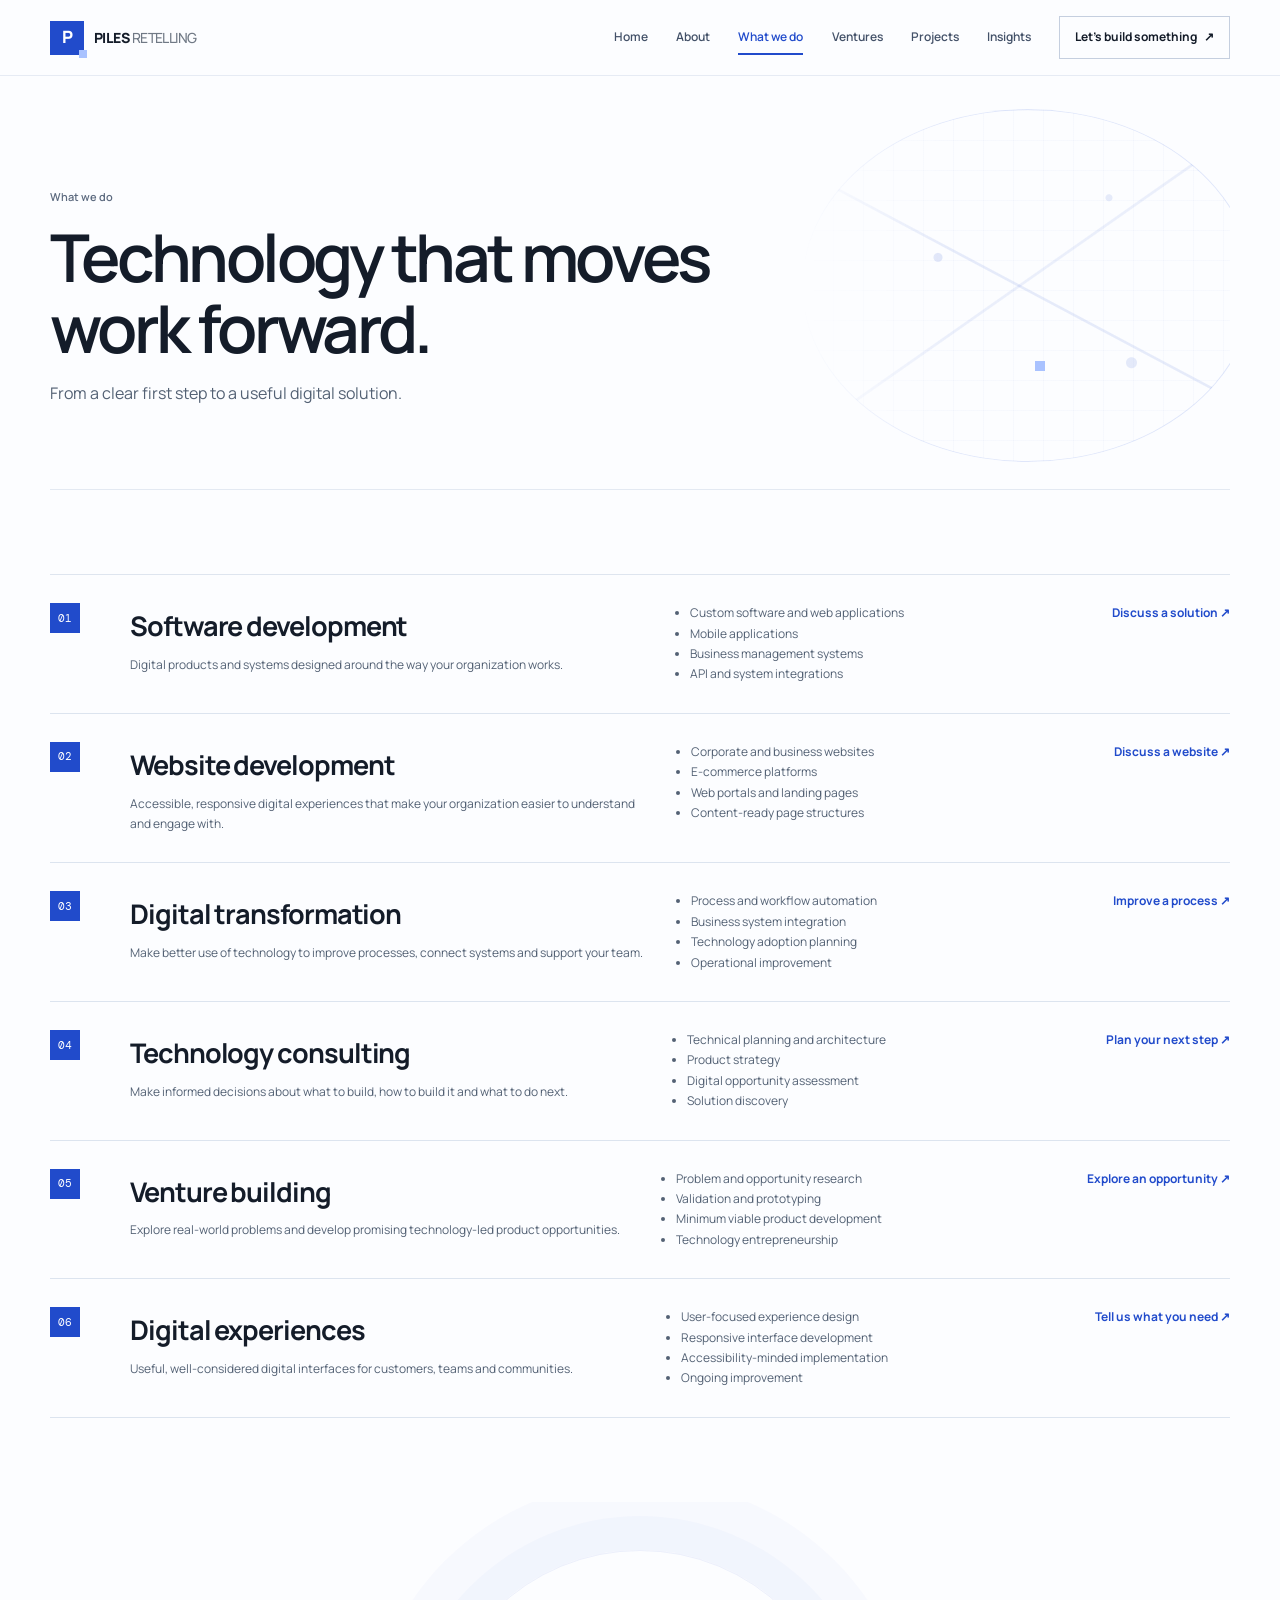
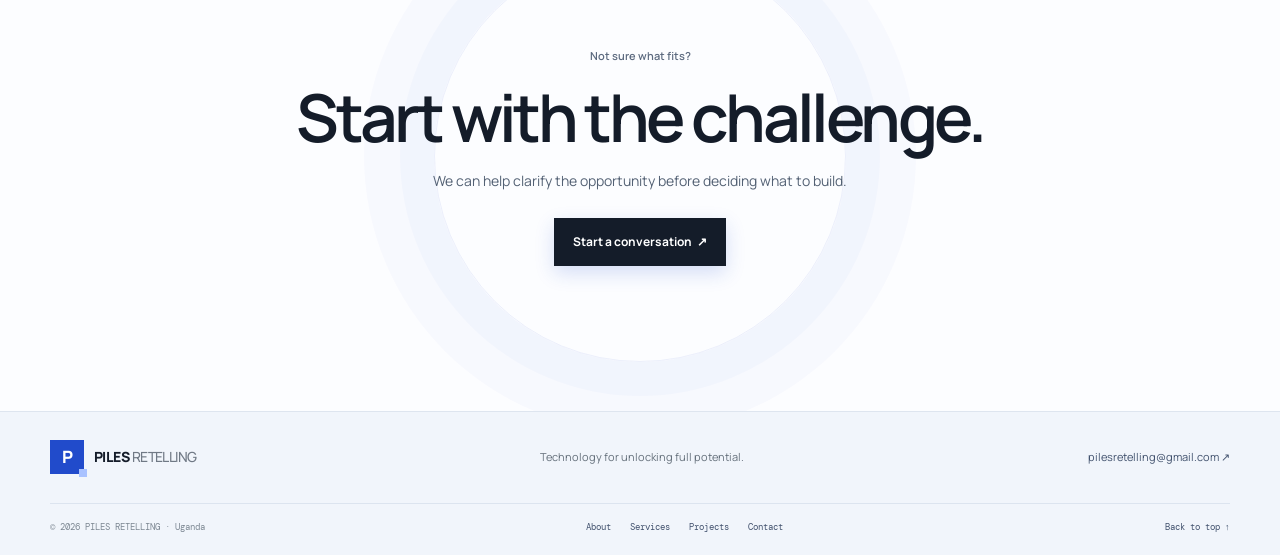
<file: services.html>
<!doctype html>
<html lang="en">
<head>
  <meta charset="utf-8"><meta name="viewport" content="width=device-width, initial-scale=1">
  <title>What We Do — PILES RETELLING</title>
  <meta name="description" content="Explore software development, website design, digital transformation, technology consulting and venture building with PILES RETELLING.">
  <meta name="theme-color" content="#f7f8fa"><meta property="og:type" content="website"><meta property="og:title" content="What We Do — PILES RETELLING"><meta property="og:description" content="Practical digital solutions, built around real challenges."><meta property="og:url" content="https://pilesretelling.com/services.html">
  <link rel="canonical" href="https://pilesretelling.com/services.html"><link rel="preconnect" href="https://fonts.googleapis.com"><link rel="preconnect" href="https://fonts.gstatic.com" crossorigin><link href="https://fonts.googleapis.com/css2?family=DM+Mono:wght@400;500&family=Manrope:wght@400;500;600;700;800&display=swap" rel="stylesheet"><link rel="stylesheet" href="styles.css"><script src="config.js"></script><script src="script.js" defer></script>
</head>
<body>
  <a class="skip-link" href="#main">Skip to content</a>
  <header class="site-header"><a class="brand" href="index.html" aria-label="PILES RETELLING home"><span class="brand-mark">P</span><span>PILES<span class="brand-light"> RETELLING</span></span></a><button class="menu-toggle" type="button" aria-expanded="false" aria-controls="primary-navigation"><span></span><span></span><span class="sr-only">Open menu</span></button><nav id="primary-navigation" class="primary-nav" aria-label="Primary navigation"><a href="index.html">Home</a><a href="about.html">About</a><a href="services.html" aria-current="page">What we do</a><a href="ventures.html">Ventures</a><a href="projects.html">Projects</a><a href="insights.html">Insights</a><a class="nav-cta" href="contact.html">Let’s build something <span aria-hidden="true">↗</span></a></nav></header>
  <main id="main">
    <section class="page-hero wrap"><p class="eyebrow">What we do</p><h1>Technology that moves work forward.</h1><p>From a clear first step to a useful digital solution.</p></section>
    <section class="content-section wrap"><div class="service-row" id="software"><span class="service-number">01</span><div><h2>Software development</h2><p>Digital products and systems designed around the way your organization works.</p></div><ul><li>Custom software and web applications</li><li>Mobile applications</li><li>Business management systems</li><li>API and system integrations</li></ul><a class="text-link" href="contact.html?inquiry=Software%20Development">Discuss a solution ↗</a></div>
      <div class="service-row" id="websites"><span class="service-number">02</span><div><h2>Website development</h2><p>Accessible, responsive digital experiences that make your organization easier to understand and engage with.</p></div><ul><li>Corporate and business websites</li><li>E-commerce platforms</li><li>Web portals and landing pages</li><li>Content-ready page structures</li></ul><a class="text-link" href="contact.html?inquiry=Website%20Development">Discuss a website ↗</a></div>
      <div class="service-row" id="transformation"><span class="service-number">03</span><div><h2>Digital transformation</h2><p>Make better use of technology to improve processes, connect systems and support your team.</p></div><ul><li>Process and workflow automation</li><li>Business system integration</li><li>Technology adoption planning</li><li>Operational improvement</li></ul><a class="text-link" href="contact.html?inquiry=Business%20Systems">Improve a process ↗</a></div>
      <div class="service-row" id="consulting"><span class="service-number">04</span><div><h2>Technology consulting</h2><p>Make informed decisions about what to build, how to build it and what to do next.</p></div><ul><li>Technical planning and architecture</li><li>Product strategy</li><li>Digital opportunity assessment</li><li>Solution discovery</li></ul><a class="text-link" href="contact.html?inquiry=Technology%20Consulting">Plan your next step ↗</a></div>
      <div class="service-row" id="ventures"><span class="service-number">05</span><div><h2>Venture building</h2><p>Explore real-world problems and develop promising technology-led product opportunities.</p></div><ul><li>Problem and opportunity research</li><li>Validation and prototyping</li><li>Minimum viable product development</li><li>Technology entrepreneurship</li></ul><a class="text-link" href="contact.html?inquiry=Venture%20Development">Explore an opportunity ↗</a></div>
      <div class="service-row" id="experiences"><span class="service-number">06</span><div><h2>Digital experiences</h2><p>Useful, well-considered digital interfaces for customers, teams and communities.</p></div><ul><li>User-focused experience design</li><li>Responsive interface development</li><li>Accessibility-minded implementation</li><li>Ongoing improvement</li></ul><a class="text-link" href="contact.html?inquiry=Other">Tell us what you need ↗</a></div>
    </section>
    <section class="closing-section wrap"><p class="eyebrow">Not sure what fits?</p><h2>Start with the challenge.</h2><p>We can help clarify the opportunity before deciding what to build.</p><a class="button button-dark" href="contact.html">Start a conversation <span aria-hidden="true">↗</span></a></section>
  </main>
  <footer class="site-footer"><div class="wrap footer-top"><a class="brand brand-footer" href="index.html"><span class="brand-mark">P</span><span>PILES<span class="brand-light"> RETELLING</span></span></a><p>Technology for unlocking full potential.</p><a class="footer-email" href="mailto:pilesretelling@gmail.com">pilesretelling@gmail.com ↗</a></div><div class="wrap footer-bottom"><span>© <span data-year></span> PILES RETELLING · Uganda</span><div><a href="about.html">About</a><a href="services.html">Services</a><a href="projects.html">Projects</a><a href="contact.html">Contact</a></div><a class="back-top" href="#main">Back to top ↑</a></div></footer>
</body>
</html>
</file>
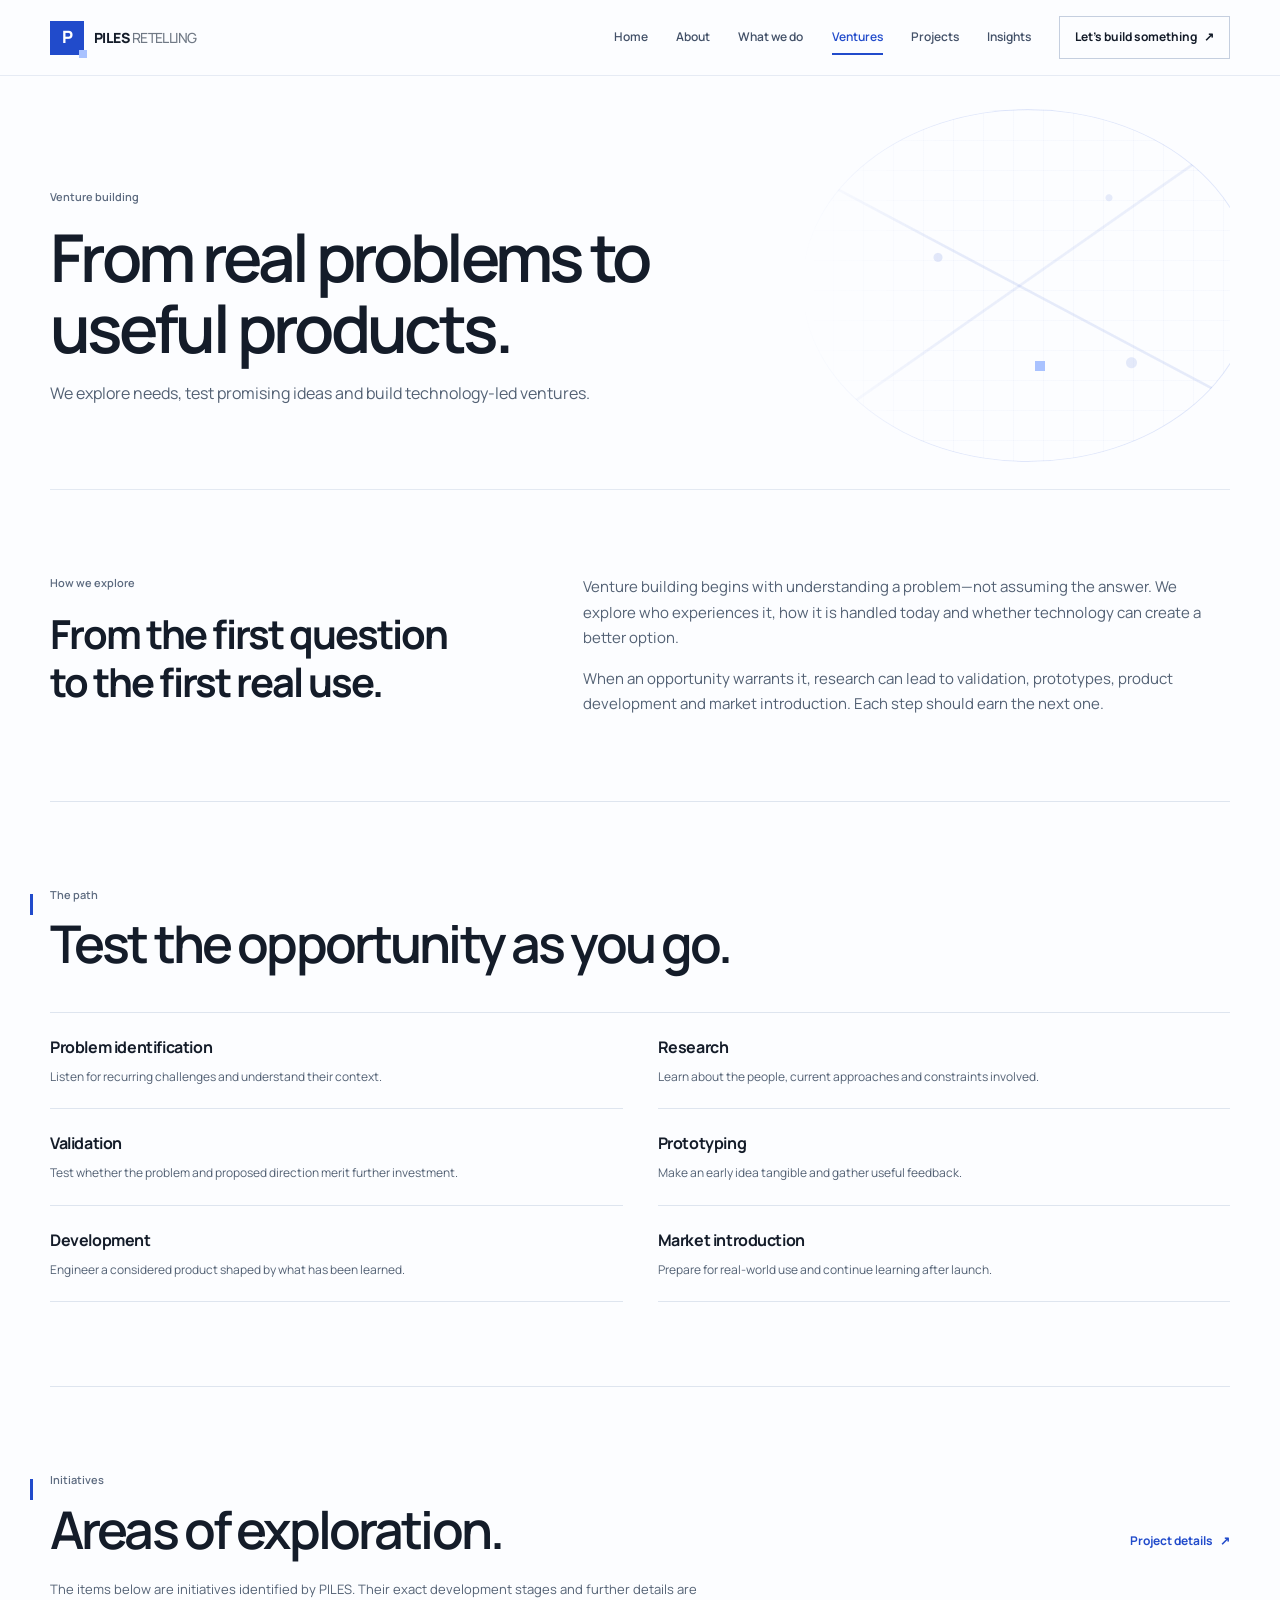
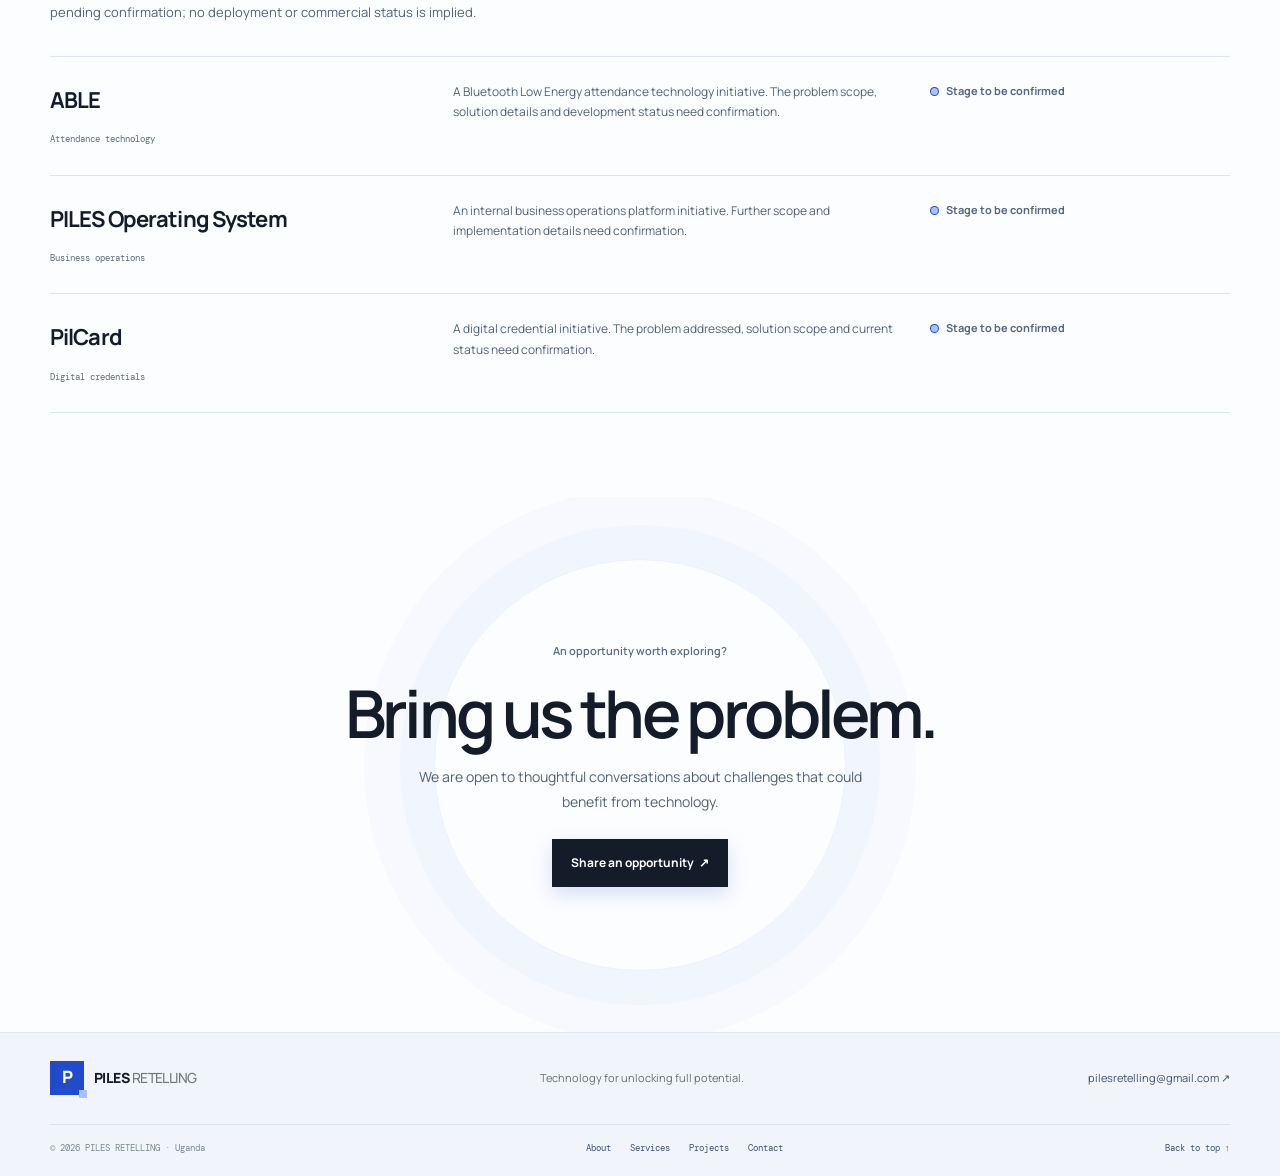
<file: ventures.html>
<!doctype html>
<html lang="en">
<head>
  <meta charset="utf-8"><meta name="viewport" content="width=device-width, initial-scale=1">
  <title>Ventures — PILES RETELLING</title>
  <meta name="description" content="Discover PILES RETELLING's interest in researching real-world problems and building technology-driven products and ventures.">
  <meta name="theme-color" content="#f7f8fa"><meta property="og:type" content="website"><meta property="og:title" content="Ventures — PILES RETELLING"><meta property="og:description" content="From real-world problems to technology-driven possibilities."><meta property="og:url" content="https://pilesretelling.com/ventures.html">
  <link rel="canonical" href="https://pilesretelling.com/ventures.html"><link rel="preconnect" href="https://fonts.googleapis.com"><link rel="preconnect" href="https://fonts.gstatic.com" crossorigin><link href="https://fonts.googleapis.com/css2?family=DM+Mono:wght@400;500&family=Manrope:wght@400;500;600;700;800&display=swap" rel="stylesheet"><link rel="stylesheet" href="styles.css"><script src="config.js"></script><script src="script.js" defer></script>
</head>
<body>
  <a class="skip-link" href="#main">Skip to content</a>
  <header class="site-header"><a class="brand" href="index.html" aria-label="PILES RETELLING home"><span class="brand-mark">P</span><span>PILES<span class="brand-light"> RETELLING</span></span></a><button class="menu-toggle" type="button" aria-expanded="false" aria-controls="primary-navigation"><span></span><span></span><span class="sr-only">Open menu</span></button><nav id="primary-navigation" class="primary-nav" aria-label="Primary navigation"><a href="index.html">Home</a><a href="about.html">About</a><a href="services.html">What we do</a><a href="ventures.html" aria-current="page">Ventures</a><a href="projects.html">Projects</a><a href="insights.html">Insights</a><a class="nav-cta" href="contact.html">Let’s build something <span aria-hidden="true">↗</span></a></nav></header>
  <main id="main">
    <section class="page-hero wrap"><p class="eyebrow">Venture building</p><h1>From real problems to useful products.</h1><p>We explore needs, test promising ideas and build technology-led ventures.</p></section>
    <section class="content-section wrap"><div class="content-grid"><div><p class="eyebrow">How we explore</p><h2>From the first question to the first real use.</h2></div><div class="content-copy"><p>Venture building begins with understanding a problem—not assuming the answer. We explore who experiences it, how it is handled today and whether technology can create a better option.</p><p>When an opportunity warrants it, research can lead to validation, prototypes, product development and market introduction. Each step should earn the next one.</p></div></div></section>
    <section class="content-section wrap"><div class="section-heading"><div><p class="eyebrow">The path</p><h2>Test the opportunity as you go.</h2></div></div><div class="value-list"><div class="value-item"><h3>Problem identification</h3><p>Listen for recurring challenges and understand their context.</p></div><div class="value-item"><h3>Research</h3><p>Learn about the people, current approaches and constraints involved.</p></div><div class="value-item"><h3>Validation</h3><p>Test whether the problem and proposed direction merit further investment.</p></div><div class="value-item"><h3>Prototyping</h3><p>Make an early idea tangible and gather useful feedback.</p></div><div class="value-item"><h3>Development</h3><p>Engineer a considered product shaped by what has been learned.</p></div><div class="value-item"><h3>Market introduction</h3><p>Prepare for real-world use and continue learning after launch.</p></div></div></section>
    <section class="content-section wrap"><div class="section-heading"><div><p class="eyebrow">Initiatives</p><h2>Areas of exploration.</h2></div><a class="text-link" href="projects.html">Project details <span aria-hidden="true">↗</span></a></div><p class="section-intro">The items below are initiatives identified by PILES. Their exact development stages and further details are pending confirmation; no deployment or commercial status is implied.</p><div class="initiative-list">
      <article class="initiative"><div><h2>ABLE</h2><span class="initiative-label">Attendance technology</span></div><p>A Bluetooth Low Energy attendance technology initiative. The problem scope, solution details and development status need confirmation.</p><span class="initiative-status">Stage to be confirmed</span></article>
      <article class="initiative"><div><h2>PILES Operating System</h2><span class="initiative-label">Business operations</span></div><p>An internal business operations platform initiative. Further scope and implementation details need confirmation.</p><span class="initiative-status">Stage to be confirmed</span></article>
      <article class="initiative"><div><h2>PilCard</h2><span class="initiative-label">Digital credentials</span></div><p>A digital credential initiative. The problem addressed, solution scope and current status need confirmation.</p><span class="initiative-status">Stage to be confirmed</span></article>
    </div></section>
    <section class="closing-section wrap"><p class="eyebrow">An opportunity worth exploring?</p><h2>Bring us the problem.</h2><p>We are open to thoughtful conversations about challenges that could benefit from technology.</p><a class="button button-dark" href="contact.html?inquiry=Venture%20Development">Share an opportunity <span aria-hidden="true">↗</span></a></section>
  </main>
  <footer class="site-footer"><div class="wrap footer-top"><a class="brand brand-footer" href="index.html"><span class="brand-mark">P</span><span>PILES<span class="brand-light"> RETELLING</span></span></a><p>Technology for unlocking full potential.</p><a class="footer-email" href="mailto:pilesretelling@gmail.com">pilesretelling@gmail.com ↗</a></div><div class="wrap footer-bottom"><span>© <span data-year></span> PILES RETELLING · Uganda</span><div><a href="about.html">About</a><a href="services.html">Services</a><a href="projects.html">Projects</a><a href="contact.html">Contact</a></div><a class="back-top" href="#main">Back to top ↑</a></div></footer>
</body>
</html>
</file>
<file: styles.css>
:root {
  color-scheme: light;
  --paper: #fcfdff;
  --white: #fff;
  --ink: #141c29;
  --muted: #536174;
  --line: #dee5ef;
  --blue: #214bcb;
  --blue-soft: #eaf0ff;
  --signal: #a9c2ff;
  --night: #142345;
  --font: "Manrope", "Segoe UI", sans-serif;
  --mono: "DM Mono", Consolas, monospace;
  --content: 1180px;
}
* { box-sizing: border-box; }
html { scroll-behavior: smooth; scroll-padding-top: 96px; }
body { max-width: 100%; margin: 0; overflow-x: clip; background: var(--paper); color: var(--ink); font-family: var(--font); font-size: 15px; line-height: 1.7; -webkit-font-smoothing: antialiased; }
a { color: inherit; text-decoration: none; }
a:hover { color: var(--blue); }
button, input, select, textarea { font: inherit; }
button, a { -webkit-tap-highlight-color: transparent; }
button:focus-visible, a:focus-visible, input:focus-visible, select:focus-visible, textarea:focus-visible { outline: 3px solid #6f9aff; outline-offset: 3px; }
.wrap { width: min(var(--content), calc(100% - 64px)); margin-inline: auto; }
.sr-only { position: absolute; width: 1px; height: 1px; padding: 0; margin: -1px; overflow: hidden; clip: rect(0,0,0,0); white-space: nowrap; border: 0; }
.skip-link { position: absolute; z-index: 20; top: 8px; left: 8px; padding: 8px 12px; background: var(--ink); color: white; transform: translateY(-160%); }
.skip-link:focus { transform: translateY(0); }
.site-header { position: sticky; z-index: 10; top: 0; display: flex; align-items: center; justify-content: space-between; min-height: 78px; padding: 0 max(32px, calc((100vw - var(--content)) / 2)); background: var(--paper); border-bottom: 1px solid rgba(220,225,230,.8); }
.brand { display: inline-flex; gap: 10px; align-items: center; color: var(--ink); font-size: 14px; font-weight: 800; letter-spacing: -.04em; }
.brand-mark { display: grid; width: 31px; height: 31px; place-items: center; background: var(--blue); color: white; font-size: 17px; font-weight: 800; }
.brand-light { font-weight: 500; color: #707985; }
.primary-nav { display: flex; align-items: center; gap: clamp(14px, 2.2vw, 29px); }
.primary-nav > a:not(.nav-cta) { color: #3e4853; font-size: 12px; font-weight: 600; }
.primary-nav > a[aria-current="page"] { color: var(--blue); }
.nav-cta { padding: 10px 15px; border: 1px solid #aeb8c3; font-size: 12px; font-weight: 700; }
.nav-cta span, .button span, .text-link span { padding-left: 5px; }
.menu-toggle { display: none; }
.hero { display: grid; grid-template-columns: 1.08fr .92fr; align-items: center; gap: 30px; min-height: 620px; padding-block: 74px 90px; }
.eyebrow { margin: 0 0 17px; color: #53606d; font-family: var(--mono); font-size: 10px; letter-spacing: .04em; }
.status-dot { display: inline-block; width: 7px; height: 7px; margin-right: 7px; border-radius: 50%; background: var(--blue); vertical-align: 1px; }
h1, h2, h3, p { margin-top: 0; }
h1 { max-width: 720px; margin-bottom: 22px; font-size: clamp(46px, 6vw, 78px); font-weight: 600; line-height: 1.09; letter-spacing: -.075em; }
h1 span { color: var(--blue); }
.hero-lede { max-width: 510px; margin-bottom: 27px; color: var(--muted); font-size: 17px; line-height: 1.8; }
.button-row { display: flex; flex-wrap: wrap; align-items: center; gap: 22px; }
.button { display: inline-flex; align-items: center; justify-content: center; min-height: 48px; padding: 0 19px; font-size: 12px; font-weight: 700; transition: background .2s ease, color .2s ease, transform .2s ease; }
.button:hover { transform: translateY(-2px); }
.button-dark { background: var(--ink); color: white; }
.button-dark:hover { background: var(--blue); color: white; }
.button-light { background: white; color: var(--ink); }
.button-light:hover { color: var(--blue); }
.text-link { display: inline-block; font-size: 12px; font-weight: 700; }
.hero-note { margin: 31px 0 0; color: #7a8490; font-family: var(--mono); font-size: 10px; }
.signal-art { position: relative; min-height: 420px; overflow: hidden; background: #eaf0f8; }
.signal-grid { position: absolute; inset: 0; background-image: linear-gradient(rgba(24,86,216,.075) 1px, transparent 1px), linear-gradient(90deg, rgba(24,86,216,.075) 1px, transparent 1px); background-size: 34px 34px; mask-image: linear-gradient(135deg, transparent, #000 40%, #000); }
.signal-orbit { position: absolute; border: 1px solid rgba(24,86,216,.25); border-radius: 50%; transform: rotate(-24deg); }
.orbit-one { width: 380px; height: 190px; top: 92px; left: 54px; }
.orbit-two { width: 300px; height: 152px; top: 110px; left: 94px; transform: rotate(38deg); }
.signal-core { position: absolute; top: 46%; left: 48%; display: grid; width: 72px; height: 72px; place-items: center; border: 1px solid var(--blue); background: white; color: var(--ink); font-size: 28px; font-weight: 800; box-shadow: 0 0 0 10px rgba(24,86,216,.07); }
.signal-core span { color: var(--blue); }
.signal-node { position: absolute; z-index: 1; width: 12px; height: 12px; border: 3px solid #eaf0f8; border-radius: 50%; background: var(--blue); box-shadow: 0 0 0 1px var(--blue); }
.node-origin { top: 29%; left: 17%; }.node-one { top: 23%; right: 23%; }.node-two { bottom: 24%; left: 25%; }.node-three { right: 17%; bottom: 27%; }
.signal-label { position: absolute; z-index: 2; padding: 3px 7px; background: #eaf0f8; color: #566476; font-family: var(--mono); font-size: 9px; }
.label-origin { top: 22%; left: 6%; }.label-one { top: 16%; right: 10%; }.label-two { bottom: 17%; left: 15%; }.label-three { right: 7%; bottom: 19%; }
.signal-caption { position: absolute; right: 17px; bottom: 15px; color: #69798a; font-family: var(--mono); font-size: 9px; letter-spacing: .06em; }
.intro-band { background: white; }
.intro-grid { display: grid; grid-template-columns: .8fr 1.2fr; gap: 60px; padding-block: 92px; }
.intro-grid h2, .section-heading h2, .venture-inner h2, .closing-section h2, .page-hero h1 { margin-bottom: 18px; font-size: clamp(34px, 4vw, 53px); font-weight: 600; line-height: 1.16; letter-spacing: -.065em; }
.body-large { max-width: 660px; color: #4f5b67; font-size: 18px; line-height: 1.8; }
.section { padding-block: 96px; }
.section-heading { display: flex; align-items: end; justify-content: space-between; gap: 30px; margin-bottom: 37px; }
.section-heading .eyebrow { margin-bottom: 10px; }
.section-heading h2 { margin-bottom: 0; }
.section-heading > .text-link { margin-bottom: 9px; }
.capability-list { border-top: 1px solid var(--line); }
.capability { display: grid; grid-template-columns: 70px 1fr 30px; align-items: center; gap: 18px; padding: 23px 4px; border-bottom: 1px solid var(--line); transition: padding .2s ease; }
.capability:hover { padding-inline: 12px; }
.capability-index { align-self: start; padding-top: 6px; color: var(--blue); font-family: var(--mono); font-size: 11px; }
.capability h3 { margin: 0 0 3px; font-size: 19px; font-weight: 650; letter-spacing: -.04em; }
.capability p { margin: 0; color: var(--muted); font-size: 13px; }
.capability-arrow { color: #7b8793; font-size: 19px; }
.process-section { padding-block: 90px; background: #edf1f5; }
.heading-aside { max-width: 310px; margin: 0 0 5px; color: var(--muted); font-size: 13px; }
.process-layout { display: grid; grid-template-columns: .8fr 1.2fr; min-height: 270px; margin-top: 45px; border-top: 1px solid #d5dce3; }
.process-tabs { display: flex; flex-direction: column; border-right: 1px solid #d5dce3; }
.process-tab { display: flex; align-items: center; gap: 22px; padding: 17px 20px 17px 0; border: 0; border-bottom: 1px solid #d5dce3; background: transparent; color: #64707b; text-align: left; cursor: pointer; font-size: 14px; }
.process-tab span { color: #84909b; font-family: var(--mono); font-size: 10px; }
.process-tab.is-active { color: var(--ink); font-weight: 700; }
.process-tab.is-active span { color: var(--blue); }
.process-detail { display: flex; align-items: center; gap: 35px; padding: 40px clamp(25px, 6vw, 82px); }
.process-mark { display: grid; flex: 0 0 64px; width: 64px; height: 64px; place-items: center; border: 1px solid #9fb6da; color: var(--blue); font-family: var(--mono); font-size: 14px; }
.process-detail .eyebrow { margin-bottom: 7px; }
.process-detail h3 { margin-bottom: 8px; font-size: 28px; letter-spacing: -.05em; }
.process-detail p:last-child { max-width: 390px; margin: 0; color: var(--muted); font-size: 14px; }
.section-intro { max-width: 650px; margin-top: -19px; margin-bottom: 33px; color: var(--muted); font-size: 13px; }
.project-grid { display: grid; grid-template-columns: repeat(3, 1fr); gap: 22px; }
.project-card { min-width: 0; }
.project-art { position: relative; display: grid; min-height: 235px; overflow: hidden; place-items: center; color: var(--ink); }
.project-art-label { position: absolute; top: 13px; left: 14px; color: #526172; font-family: var(--mono); font-size: 9px; }
.project-art-blue { background: #dce8f6; }
.able-art { position: relative; font-size: 49px; font-weight: 800; letter-spacing: -.08em; }
.able-wave { position: absolute; top: -31px; right: -37px; width: 32px; height: 32px; border: 1px solid var(--blue); border-radius: 50%; box-shadow: 0 0 0 9px rgba(24,86,216,.12), 0 0 0 18px rgba(24,86,216,.08); }
.project-art-grid { background: #e6e9e9; }
.system-art { display: grid; width: 155px; height: 108px; padding: 12px; grid-template-columns: 1fr 1fr; gap: 8px; border: 1px solid #7d8b91; background: rgba(255,255,255,.55); transform: rotate(-5deg); }
.system-art i { border: 1px solid #9aa8ad; background: linear-gradient(135deg, #c8d3d5 20%, transparent 20%); }
.project-art-lines { background: #e7e8f3; }
.pilcard-art { display: flex; width: 198px; height: 124px; padding: 14px; flex-direction: column; gap: 8px; border: 1px solid #b5b8c8; background: #f8f8fc; box-shadow: 11px 12px 0 #d2d3e2; transform: rotate(5deg); }
.pilcard-art span { display: grid; width: 28px; height: 28px; place-items: center; background: var(--blue); color: white; font-weight: 800; }
.pilcard-art i { width: 55%; height: 4px; background: #b8bdcc; }.pilcard-art i:last-child { width: 36%; }
.project-meta { display: flex; justify-content: space-between; gap: 8px; margin-top: 17px; color: #697581; font-family: var(--mono); font-size: 9px; }
.project-card h3 { margin: 9px 0 4px; font-size: 19px; letter-spacing: -.045em; }
.project-card p { margin: 0; color: var(--muted); font-size: 12px; }
.venture-band { padding-block: 87px; background: var(--night); color: white; }
.venture-inner { display: grid; grid-template-columns: 1fr 1fr; align-items: center; gap: 80px; }
.venture-inner .eyebrow { color: #b0bdca; }
.venture-inner h2 { margin: 0; }
.venture-inner .body-large { max-width: 510px; margin-bottom: 25px; color: #c1cbd4; font-size: 15px; }
.closing-section { padding-block: 100px; text-align: center; }
.closing-section .eyebrow { margin-bottom: 14px; }
.closing-section h2 { margin-bottom: 12px; }
.closing-section > p:not(.eyebrow) { margin-bottom: 25px; color: var(--muted); font-size: 14px; }
.site-footer { padding-block: 35px 20px; border-top: 1px solid var(--line); background: white; }
.footer-top { display: flex; align-items: center; justify-content: space-between; gap: 18px; padding-bottom: 29px; }
.footer-top p, .footer-email { margin: 0; color: #65707b; font-size: 11px; }
.footer-bottom { display: flex; align-items: center; justify-content: space-between; gap: 18px; padding-top: 16px; border-top: 1px solid #e5e8eb; color: #7c8792; font-family: var(--mono); font-size: 9px; }
.footer-bottom div { display: flex; gap: 19px; }.footer-bottom a:hover, .footer-email:hover { color: var(--blue); }
.page-hero { padding-block: 88px 70px; border-bottom: 1px solid var(--line); }
.page-hero h1 { max-width: 850px; font-size: clamp(43px, 6vw, 70px); }
.page-hero > p:last-child { max-width: 660px; margin-bottom: 0; color: var(--muted); font-size: 17px; }
.content-section { padding-block: 70px; }
.content-section + .content-section { border-top: 1px solid var(--line); }
.content-grid { display: grid; grid-template-columns: .8fr 1.2fr; gap: 65px; }
.content-grid h2 { margin: 0; font-size: 33px; line-height: 1.2; letter-spacing: -.06em; }
.content-copy p { color: var(--muted); }
.content-copy p:last-child { margin-bottom: 0; }
.value-list { display: grid; grid-template-columns: 1fr 1fr; gap: 0 35px; border-top: 1px solid var(--line); }
.value-item { padding: 21px 0; border-bottom: 1px solid var(--line); }
.value-item h3 { margin-bottom: 6px; font-size: 16px; }
.value-item p { margin: 0; color: var(--muted); font-size: 12px; }
.service-row { display: grid; grid-template-columns: 60px 1fr .8fr auto; align-items: start; gap: 20px; padding: 28px 0; border-bottom: 1px solid var(--line); scroll-margin-top: 95px; }
.service-row:first-child { border-top: 1px solid var(--line); }
.service-number { color: var(--blue); font-family: var(--mono); font-size: 11px; }
.service-row h2 { margin: 0 0 6px; font-size: 22px; letter-spacing: -.05em; }
.service-row p { margin: 0; color: var(--muted); font-size: 12px; }
.service-row ul { margin: 0; padding-left: 17px; color: #56616c; font-size: 12px; }
.service-row .text-link { white-space: nowrap; }
.stage-note { padding: 14px 16px; border-left: 2px solid var(--blue); background: #edf2fb; color: #4a5766; font-size: 12px; }
.initiative-list { border-top: 1px solid var(--line); }
.initiative { display: grid; grid-template-columns: 1fr 1.2fr .8fr; gap: 30px; padding: 25px 0; border-bottom: 1px solid var(--line); scroll-margin-top: 100px; }
.initiative h2 { margin: 0 0 5px; font-size: 22px; letter-spacing: -.05em; }
.initiative p { margin: 0; color: var(--muted); font-size: 12px; }
.initiative-label { color: #5e6a76; font-family: var(--mono); font-size: 9px; }
.initiative-status { color: var(--blue); font-size: 11px; font-weight: 700; }
.filter-bar { display: flex; flex-wrap: wrap; gap: 8px; margin-bottom: 28px; }
.filter-button { padding: 8px 13px; border: 1px solid #cbd2d9; background: transparent; color: #4d5965; cursor: pointer; font-size: 11px; }
.filter-button[aria-pressed="true"] { border-color: var(--ink); background: var(--ink); color: white; }
.project-list { display: grid; grid-template-columns: 1fr 1fr; gap: 25px; }
.case-card { padding: 24px; border: 1px solid var(--line); background: white; scroll-margin-top: 98px; }
.case-card[hidden] { display: none; }
.case-top { display: flex; align-items: center; justify-content: space-between; gap: 15px; margin-bottom: 35px; }
.case-symbol { display: grid; width: 46px; height: 46px; place-items: center; background: var(--blue-soft); color: var(--blue); font-size: 17px; font-weight: 800; }
.case-card h2 { margin: 0 0 8px; font-size: 23px; letter-spacing: -.05em; }
.case-card p { color: var(--muted); font-size: 12px; }
.case-facts { display: grid; grid-template-columns: 1fr 1fr; gap: 16px; margin: 18px 0; padding-top: 17px; border-top: 1px solid #e7eaed; }
.case-facts dt { margin-bottom: 3px; color: #73808b; font-family: var(--mono); font-size: 9px; }
.case-facts dd { margin: 0; color: #35414b; font-size: 11px; }
.article-empty { padding: 42px; border: 1px solid var(--line); background: white; }
.article-empty h2 { margin-bottom: 9px; font-size: 24px; letter-spacing: -.04em; }
.article-empty p { max-width: 580px; margin-bottom: 0; color: var(--muted); font-size: 13px; }
.contact-grid { display: grid; grid-template-columns: .8fr 1.2fr; gap: 70px; }
.contact-details h2, .form-panel h2 { margin-bottom: 12px; font-size: 25px; letter-spacing: -.05em; }
.contact-details > p, .form-panel > p { color: var(--muted); font-size: 13px; }
.contact-method { display: block; padding: 17px 0; border-top: 1px solid var(--line); }
.contact-method span { display: block; color: #74808b; font-family: var(--mono); font-size: 9px; }
.contact-method strong { font-size: 14px; font-weight: 600; }
.contact-method:last-of-type { border-bottom: 1px solid var(--line); }
.contact-actions { display: flex; flex-wrap: wrap; gap: 18px; margin-top: 22px; }
.form-panel { padding: 28px; background: white; border: 1px solid var(--line); }
.form-grid { display: grid; grid-template-columns: 1fr 1fr; gap: 17px; }
.field { display: flex; flex-direction: column; gap: 6px; }
.field-full { grid-column: 1 / -1; }
.field label { color: #34404a; font-size: 11px; font-weight: 700; }
.field input, .field select, .field textarea { width: 100%; padding: 11px 12px; border: 1px solid #cad1d8; border-radius: 0; background: #fff; color: var(--ink); font-size: 12px; }
.field textarea { min-height: 125px; resize: vertical; }
.field-hint { color: #76818c; font-size: 10px; }
.form-panel .button { margin-top: 18px; border: 0; cursor: pointer; }
.form-feedback { min-height: 24px; margin: 13px 0 0; color: #285833; font-size: 12px; }
.form-disclaimer { margin: 7px 0 0; color: #78838d; font-size: 10px; }
.about-highlight { padding: 44px; background: var(--night); color: white; }
.about-highlight .eyebrow { color: #aab9c7; }
.about-highlight p:last-child { max-width: 770px; margin: 0; color: #d4dce4; font-size: 19px; line-height: 1.7; }
.reveal { opacity: 1; transform: none; }
.js .reveal { opacity: 0; transform: translateY(12px); transition: opacity .55s ease, transform .55s ease; }
.js .reveal.is-visible { opacity: 1; transform: none; }
@media (max-width: 950px) {
  .site-header { padding-inline: 24px; }
  .primary-nav { gap: 13px; }
  .primary-nav > a:not(.nav-cta) { font-size: 11px; }
  .nav-cta { padding: 8px 10px; font-size: 10px; }
  .hero { min-height: 560px; grid-template-columns: 1fr 1fr; }
  .signal-art { min-height: 350px; }
  .content-grid, .contact-grid { gap: 38px; }
}
@media (max-width: 850px) {
  html { scroll-padding-top: 75px; }
  .wrap { width: min(100% - 40px, var(--content)); }
  .site-header { min-height: 68px; padding-inline: 20px; }
  .menu-toggle { display: flex; width: 40px; height: 40px; flex-direction: column; align-items: center; justify-content: center; gap: 5px; border: 1px solid var(--line); background: transparent; cursor: pointer; }
  .menu-toggle > span:not(.sr-only) { width: 17px; height: 1px; background: var(--ink); }
  .primary-nav { position: absolute; top: 67px; right: 0; left: 0; display: none; align-items: stretch; gap: 0; padding: 8px 20px 20px; border-bottom: 1px solid var(--line); background: var(--paper); }
  .primary-nav.is-open { display: flex; flex-direction: column; }
  .primary-nav > a:not(.nav-cta) { padding: 12px 0; border-bottom: 1px solid var(--line); font-size: 13px; }
  .nav-cta { align-self: flex-start; margin-top: 15px; padding: 10px 13px; font-size: 12px; }
  .hero { grid-template-columns: 1fr; gap: 43px; min-height: 0; padding-block: 64px 60px; }
  h1 { max-width: 600px; font-size: clamp(45px, 12vw, 67px); }
  .hero-lede { font-size: 15px; }
  .signal-art { min-height: 300px; }
  .intro-grid, .content-grid, .contact-grid { grid-template-columns: 1fr; gap: 25px; }
  .intro-grid { padding-block: 62px; }
  .section { padding-block: 65px; }
  .section-heading { align-items: flex-start; flex-direction: column; gap: 14px; margin-bottom: 27px; }
  .section-heading > .text-link { margin: 0; }
  .process-section { padding-block: 65px; }
  .heading-aside { max-width: 450px; }
  .process-layout { grid-template-columns: 1fr; margin-top: 30px; }
  .process-tabs { display: grid; grid-template-columns: 1fr 1fr; border-right: 0; }
  .process-tab { padding: 14px 8px; gap: 10px; }
  .process-detail { min-height: 190px; padding: 26px 0; }
  .project-grid { grid-template-columns: 1fr 1fr; gap: 25px 16px; }
  .project-art { min-height: 190px; }
  .project-meta { flex-direction: column; gap: 2px; }
  .venture-inner { grid-template-columns: 1fr; gap: 24px; }
  .closing-section { padding-block: 70px; }
  .footer-top { align-items: flex-start; flex-direction: column; }
  .footer-bottom { align-items: flex-start; flex-direction: column; }
  .footer-bottom div { flex-wrap: wrap; }
  .page-hero { padding-block: 64px 47px; }
  .content-section { padding-block: 48px; }
  .service-row { grid-template-columns: 36px 1fr; gap: 11px; }
  .service-row ul { grid-column: 2; }
  .service-row .text-link { grid-column: 2; }
  .initiative { grid-template-columns: 1fr; gap: 10px; }
  .project-list { grid-template-columns: 1fr; }
  .about-highlight { padding: 28px; }
}
@media (max-width: 480px) {
  .wrap { width: calc(100% - 34px); }
  .hero { padding-top: 51px; }
  .button-row { align-items: flex-start; flex-direction: column; gap: 15px; }
  .signal-art { min-height: 260px; }
  .orbit-one { left: -6px; }
  .orbit-two { left: 35px; }
  .project-grid { grid-template-columns: 1fr; }
  .project-art { min-height: 220px; }
  .value-list, .form-grid { grid-template-columns: 1fr; }
  .field-full { grid-column: auto; }
  .form-panel { padding: 20px; }
  .contact-grid { gap: 40px; }
  .footer-bottom div { gap: 12px; }
}
@media (prefers-reduced-motion: reduce) {
  *, *::before, *::after { scroll-behavior: auto !important; animation-duration: .01ms !important; animation-iteration-count: 1 !important; transition-duration: .01ms !important; }
  .reveal { opacity: 1; transform: none; }
}

/* A brighter field-note identity for PILES */
.site-header { min-height: 74px; }
.brand-mark { position: relative; width: 34px; height: 34px; background: var(--blue); }
.brand-mark::after { position: absolute; right: -3px; bottom: -3px; width: 8px; height: 8px; background: var(--signal); content: ""; }
.primary-nav > a:not(.nav-cta) { position: relative; }
.primary-nav > a:not(.nav-cta)::after { position: absolute; right: 0; bottom: -7px; left: 0; height: 2px; background: var(--blue); content: ""; transform: scaleX(0); transform-origin: left; transition: transform .18s ease; }
.primary-nav > a[aria-current="page"]::after, .primary-nav > a:not(.nav-cta):hover::after { transform: scaleX(1); }
.nav-cta { border-color: var(--ink); transition: background .2s ease, color .2s ease, border-color .2s ease; }
.nav-cta:hover { border-color: var(--blue); background: var(--blue); color: white; }

.hero { gap: clamp(36px, 5vw, 72px); min-height: 650px; padding-block: 88px 106px; }
.hero-copy { position: relative; z-index: 1; }
.hero .eyebrow { margin-bottom: 24px; }
h1 { max-width: 700px; font-size: clamp(55px, 6.35vw, 86px); font-weight: 650; letter-spacing: -.082em; line-height: 1.045; }
h1 span { color: var(--blue); }
.hero-lede { max-width: 475px; font-size: 16px; }
.button { min-height: 51px; }
.button-dark { position: relative; overflow: hidden; }
.button-dark::after { position: absolute; top: 0; bottom: 0; left: 0; width: 3px; background: var(--signal); content: ""; transition: width .2s ease; }
.button-dark:hover::after { width: 100%; }
.button-dark:hover { color: white; }
.button-dark span { position: relative; z-index: 1; }
.signal-art { z-index: 0; min-height: 440px; overflow: visible; background: #204fd3; box-shadow: 15px 15px 0 #e4eafb; }
.signal-art::before { position: absolute; z-index: -1; top: -13px; right: -13px; width: 74px; height: 74px; border-top: 2px solid var(--blue); border-right: 2px solid var(--blue); content: ""; }
.signal-map { display: block; width: 100%; height: 100%; min-height: 440px; }
.signal-note { position: absolute; bottom: 51px; left: 22px; display: grid; gap: 2px; min-width: 185px; padding: 11px 15px; border-left: 3px solid var(--signal); background: #fbfcfe; box-shadow: 0 8px 26px rgba(13, 30, 65, .16); }
.signal-note span { color: #647083; font-family: var(--mono); font-size: 8px; letter-spacing: .08em; }
.signal-note strong { color: var(--ink); font-size: 11px; font-weight: 700; }
.signal-coordinate { position: absolute; right: 14px; bottom: 13px; color: rgba(255,255,255,.86); font-family: var(--mono); font-size: 8px; letter-spacing: .08em; }
.hero-note { display: flex; align-items: center; gap: 9px; }
.hero-note::before { width: 17px; height: 2px; background: var(--signal); content: ""; }

.intro-band { position: relative; overflow: hidden; }
.intro-grid { position: relative; grid-template-columns: .65fr 1.35fr; gap: 70px; padding-block: 104px; }
.intro-grid::after { position: absolute; top: 50%; left: -74px; width: 8px; height: 102px; background: var(--signal); content: ""; transform: translateY(-50%); }
.intro-grid h2, .section-heading h2, .venture-inner h2, .closing-section h2, .page-hero h1 { font-weight: 620; }
.body-large { max-width: 690px; }
.section-heading { align-items: end; }
.section-heading > div { position: relative; }
.section-heading > div::before { position: absolute; top: 8px; left: -20px; width: 3px; height: 21px; background: var(--blue); content: ""; }
.capability { grid-template-columns: 58px 1fr 30px; padding-block: 26px; }
.capability:hover { padding-inline: 14px; background: linear-gradient(90deg, rgba(32,79,211,.055), transparent 75%); }
.capability-index { color: var(--blue); font-size: 10px; }
.capability-arrow { display: grid; width: 28px; height: 28px; place-items: center; border: 1px solid #c9d2de; font-size: 15px; transition: color .2s ease, background .2s ease, border-color .2s ease; }
.capability:hover .capability-arrow { border-color: var(--blue); background: var(--blue); color: white; }

.process-section { background: #edf2fb; }
.process-layout { border-color: #d5deed; }
.process-tabs { border-color: #d5deed; }
.process-tab { border-color: #d5deed; }
.process-tab.is-active { position: relative; }
.process-tab.is-active::before { position: absolute; top: 50%; left: -1px; width: 3px; height: 23px; background: var(--signal); content: ""; transform: translateY(-50%); }
.process-mark { border: 0; background: var(--blue); color: white; box-shadow: 7px 7px 0 var(--signal); }
.project-art { transition: transform .22s ease; }
.project-card:hover .project-art { transform: translateY(-4px); }
.project-art-blue { background: #dfe9ff; }
.project-art-grid { background: #e8ece8; }
.project-art-lines { background: #e8eaf5; }
.project-meta span:last-child { color: #596679; }
.venture-band { position: relative; overflow: hidden; background: #11254b; }
.venture-band::after { position: absolute; top: -128px; right: 8%; width: 310px; height: 310px; border: 1px solid rgba(155,184,255,.2); border-radius: 50%; box-shadow: 0 0 0 28px rgba(155,184,255,.045), 0 0 0 58px rgba(155,184,255,.035); content: ""; pointer-events: none; }
.venture-inner { position: relative; z-index: 1; }
.venture-inner .eyebrow { color: #c1ccdc; }
.venture-inner .body-large { max-width: 510px; }
.button-light { border-left: 3px solid var(--signal); }
.closing-section { position: relative; }
.closing-section::before { position: absolute; top: 50%; left: 50%; width: 340px; height: 340px; border: 1px solid rgba(32,79,211,.08); border-radius: 50%; box-shadow: 0 0 0 34px rgba(32,79,211,.025), 0 0 0 70px rgba(32,79,211,.02); content: ""; transform: translate(-50%,-50%); pointer-events: none; }
.closing-section > * { position: relative; }
.site-footer { background: #fff; }
.page-hero { position: relative; isolation: isolate; overflow: hidden; padding-block: 98px 78px; border-bottom: 0; }
.page-hero::before { position: absolute; z-index: -1; top: 44px; right: max(0px, calc((100vw - var(--content)) / 2)); width: 270px; height: 270px; border: 1px solid rgba(32,79,211,.13); border-radius: 50%; box-shadow: 0 0 0 24px rgba(32,79,211,.035), 0 0 0 52px rgba(32,79,211,.025); content: ""; }
.page-hero::after { position: absolute; right: max(135px, calc((100vw - var(--content)) / 2 + 135px)); bottom: 118px; width: 10px; height: 10px; background: var(--signal); content: ""; }
.page-hero h1 { max-width: 790px; }
.page-hero > p:last-child { max-width: 620px; }
.content-section { padding-block: 78px; }
.service-row { transition: background .2s ease, padding .2s ease; }
.service-row:hover { padding-inline: 12px; background: linear-gradient(90deg, rgba(32,79,211,.045), transparent 80%); }
.service-number { display: grid; width: 30px; height: 30px; place-items: center; background: var(--blue); color: white; }
.value-item h3 { letter-spacing: -.025em; }
.initiative-status { display: flex; align-items: start; gap: 8px; }
.initiative-status::before { width: 7px; height: 7px; margin-top: 6px; border-radius: 50%; background: var(--signal); box-shadow: 0 0 0 1px var(--blue); content: ""; }
.filter-button { transition: border-color .18s ease, background .18s ease, color .18s ease; }
.filter-button:hover:not([aria-pressed="true"]) { border-color: var(--blue); color: var(--blue); }
.case-card { transition: border-color .2s ease, transform .2s ease; }
.case-card:hover { border-color: #9cadd1; transform: translateY(-3px); }
.case-symbol { background: var(--blue); color: white; }
.form-panel { box-shadow: 9px 9px 0 #e6ecf7; }
.form-panel .button { margin-top: 20px; }

@media (max-width: 950px) {
  .hero { min-height: 570px; padding-block: 76px 88px; }
  .signal-art, .signal-map { min-height: 370px; }
  .signal-art { box-shadow: 10px 10px 0 #e4eafb; }
  .intro-grid { gap: 40px; }
}
@media (max-width: 850px) {
  .hero { grid-template-columns: minmax(0, 1fr); gap: 35px; padding-block: 61px 70px; }
  .hero-copy, .signal-art { min-width: 0; width: 100%; }
  h1 { max-width: 100%; font-size: clamp(42px, 10.8vw, 72px); }
  .signal-art, .signal-map { min-height: 350px; }
  .intro-grid { gap: 20px; padding-block: 65px; }
  .intro-grid::after { top: 70px; left: -12px; width: 3px; height: 48px; }
  .section-heading > div::before { left: -12px; }
  .venture-band::after { right: -150px; opacity: .7; }
  .page-hero { padding-block: 67px 52px; }
  .page-hero::before { top: 70px; right: -165px; }
  .page-hero::after { display: none; }
  .content-section { padding-block: 53px; }
  .form-panel { box-shadow: 6px 6px 0 #e6ecf7; }
}
@media (max-width: 480px) {
  .signal-art, .signal-map { min-width: 0; min-height: 285px; }
  .signal-note { bottom: 39px; left: 13px; min-width: 165px; padding: 8px 11px; }
  .signal-coordinate { right: 9px; bottom: 10px; font-size: 7px; }
  .hero { padding-block: 50px 60px; }
  .hero .eyebrow { margin-bottom: 19px; }
  h1 { width: 100%; font-size: clamp(34px, 9vw, 38px); }
  .hero, .hero-copy, .hero-lede { max-width: 100%; }
  .intro-grid::after { left: -8px; }
}

/* Homepage: a quiet product-story rhythm, drawn from the signal map. */
.hero {
  position: relative;
  grid-template-columns: minmax(0, 1fr) minmax(390px, .92fr);
  gap: clamp(42px, 6vw, 82px);
  min-height: min(760px, calc(100svh - 74px));
  padding-block: clamp(74px, 11vh, 118px);
}
.hero-copy { max-width: 610px; }
.hero .eyebrow { font-size: 11px; }
.hero h1 {
  max-width: 610px;
  margin-bottom: 25px;
  font-size: clamp(56px, 6.1vw, 82px);
  font-weight: 600;
  letter-spacing: -.078em;
  line-height: 1.035;
}
.hero-lede { max-width: 450px; font-size: 17px; }
.hero-note { margin-top: 37px; font-size: 10px; }
.signal-art {
  width: 100%;
  min-height: 0;
  aspect-ratio: 1.16 / 1;
  overflow: hidden;
  background: #204fd3;
  box-shadow: 12px 12px 0 #e7edfa;
  isolation: isolate;
}
.signal-art::before {
  z-index: 1;
  top: 0;
  right: 0;
  width: 42px;
  height: 42px;
  border-color: var(--signal);
  border-width: 0 0 1px 1px;
}
.signal-map { min-height: 0; }
.map-links path { stroke-dasharray: 1000; stroke-dashoffset: 1000; animation: map-draw 1.6s cubic-bezier(.2,.7,.2,1) .18s forwards; }
.map-links path:nth-child(2) { animation-delay: .34s; }
.map-links path:nth-child(3) { animation-delay: .5s; }
.map-route { stroke-dasharray: 700; stroke-dashoffset: 700; animation: map-draw 1.35s cubic-bezier(.2,.7,.2,1) .7s forwards; }
.map-hotspot { cursor: pointer; outline: none; }
.map-hotspot .hotspot-ring { fill: none; stroke: transparent; stroke-width: 1; transition: stroke .2s ease, r .2s ease; }
.map-hotspot .hotspot-dot { fill: #fff; stroke: var(--blue); stroke-width: 1; transition: fill .2s ease; }
.map-hotspot:hover .hotspot-dot { fill: var(--signal); }
.map-hotspot.is-selected .hotspot-ring, .map-hotspot:focus-visible .hotspot-ring { stroke: var(--signal); }
.map-hotspot.is-selected .hotspot-dot { fill: var(--signal); }
.map-hotspot:focus-visible .hotspot-ring { stroke-width: 2; }
.signal-note { z-index: 2; bottom: 11%; left: 4%; min-width: 195px; max-width: min(235px, 67%); padding: 12px 15px; }
.signal-note span { overflow: hidden; text-overflow: ellipsis; white-space: nowrap; }
.signal-note strong { line-height: 1.5; }
.signal-coordinate { z-index: 2; right: 4%; bottom: 3%; font-size: 8px; }

.intro-grid { position: relative; }
.intro-grid h2 { max-width: 700px; font-size: clamp(37px, 4.4vw, 58px); }
.section-heading h2 { max-width: 760px; font-size: clamp(34px, 4.2vw, 52px); }
.section { padding-block: clamp(76px, 9vw, 112px); }
.capability-explorer {
  display: grid;
  grid-template-columns: minmax(320px, .9fr) minmax(380px, 1.1fr);
  min-height: 415px;
  border-top: 1px solid var(--line);
  border-bottom: 1px solid var(--line);
}
.capability-list { display: flex; flex-direction: column; border: 0; }
.capability-list .capability {
  position: relative;
  display: grid;
  flex: 1;
  grid-template-columns: 39px minmax(0,1fr) 30px;
  align-items: center;
  gap: 14px;
  min-height: 70px;
  width: 100%;
  padding: 12px 14px 12px 0;
  border: 0;
  border-bottom: 1px solid var(--line);
  background: transparent;
  color: var(--ink);
  cursor: pointer;
  text-align: left;
  transition: background .2s ease, padding .2s ease;
}
.capability-list .capability:last-child { border-bottom: 0; }
.capability-list .capability:hover, .capability-list .capability.is-active {
  padding-left: 12px;
  background: #f0f3f9;
}
.capability-index {
  align-self: center;
  padding: 0;
  color: #788493;
  font-size: 10px;
}
.capability.is-active .capability-index { color: var(--blue); }
.capability-list .capability strong {
  display: block;
  margin-bottom: 2px;
  font-size: 14px;
  font-weight: 700;
  letter-spacing: -.025em;
}
.capability-list .capability small {
  display: block;
  color: var(--muted);
  font-size: 11px;
  line-height: 1.5;
}
.capability-arrow { color: var(--muted); }
.capability.is-active .capability-arrow { border-color: var(--blue); background: var(--blue); color: #fff; }
.capability-preview {
  position: relative;
  display: grid;
  grid-template-rows: 1fr auto;
  min-height: 415px;
  overflow: hidden;
  padding: 25px;
  background: #edf2fb;
}
.preview-art {
  position: absolute;
  inset: 0 0 108px;
  display: grid;
  overflow: hidden;
  place-items: center;
  background-image: linear-gradient(rgba(32,79,211,.045) 1px, transparent 1px), linear-gradient(90deg, rgba(32,79,211,.045) 1px, transparent 1px);
  background-size: 28px 28px;
}
.preview-orbit {
  position: absolute;
  width: min(55%, 250px);
  aspect-ratio: 1;
  border: 1px solid rgba(32,79,211,.18);
  border-radius: 50%;
  box-shadow: 0 0 0 22px rgba(32,79,211,.04), 0 0 0 52px rgba(32,79,211,.025);
  transition: transform .55s cubic-bezier(.2,.7,.2,1), border-color .3s ease;
}
.preview-window {
  position: relative;
  display: grid;
  width: min(55%, 238px);
  aspect-ratio: 1.12 / .82;
  grid-template-columns: repeat(6,1fr);
  grid-template-rows: 15px 1fr 13px 10px;
  gap: 8px;
  padding: 15px;
  border: 1px solid rgba(255,255,255,.92);
  background: rgba(255,255,255,.89);
  box-shadow: 0 18px 50px rgba(22,51,106,.12);
  transform: rotate(-4deg);
  transition: transform .45s cubic-bezier(.2,.7,.2,1);
}
.preview-window i {
  width: 5px;
  height: 5px;
  border-radius: 50%;
  background: #bdc9dc;
}
.preview-window i:nth-child(2) { grid-column: 2; }
.preview-window i:nth-child(3) { grid-column: 3; }
.preview-window b {
  grid-column: 1 / -1;
  grid-row: 2;
  background: linear-gradient(135deg, #e1eaff 0 28%, #315ed0 28% 29%, transparent 29%), linear-gradient(35deg, transparent 38%, #afc5ff 38% 40%, transparent 40% 56%, #97ace2 56% 58%, transparent 58%);
}
.preview-window em { grid-column: 1 / 4; background: #dce4ef; }
.preview-window em:last-child { grid-column: 5 / 7; background: var(--signal); }
.preview-spark {
  position: absolute;
  top: 23%;
  right: 24%;
  display: grid;
  width: 29px;
  height: 29px;
  place-items: center;
  background: var(--signal);
  color: var(--ink);
  font-size: 20px;
}
.capability-preview[data-active="1"] .preview-window { transform: rotate(-4deg) translateY(-4px); }
.capability-preview[data-active="2"] .preview-window { transform: rotate(3deg) translateY(3px) scale(.96); }
.capability-preview[data-active="3"] .preview-window { transform: rotate(-1deg) translateY(-3px) scale(1.02); }
.capability-preview[data-active="4"] .preview-window { transform: rotate(4deg) translateY(2px) scale(.98); }
.capability-preview[data-active="5"] .preview-window { transform: rotate(-2deg) translateY(-5px) scale(1.03); }
.capability-preview[data-active="2"] .preview-orbit { transform: scale(.84) rotate(25deg); }
.capability-preview[data-active="3"] .preview-orbit { transform: scale(1.08) rotate(-17deg); }
.capability-preview[data-active="4"] .preview-orbit { transform: scale(.93) rotate(42deg); }
.capability-preview[data-active="5"] .preview-orbit { transform: scale(1.12) rotate(-36deg); }
.preview-copy {
  position: relative;
  z-index: 1;
  grid-row: 2;
  padding-top: 14px;
}
.preview-copy .eyebrow { margin-bottom: 5px; font-size: 9px; }
.preview-copy h3 { margin-bottom: 4px; font-size: 18px; letter-spacing: -.045em; }
.preview-copy > p:not(.eyebrow) { max-width: 440px; margin-bottom: 8px; color: var(--muted); font-size: 11px; line-height: 1.6; }
.preview-copy .text-link { font-size: 10px; }

.process-section { padding-block: clamp(76px, 9vw, 105px); background: #f0f3f8; }
.process-layout { margin-top: 39px; }
.process-detail { transition: opacity .2s ease, transform .2s ease; }
.process-detail.is-changing { opacity: .35; transform: translateY(4px); }
.process-tab { min-height: 58px; }
.process-tab:focus-visible, .venture-step:focus-visible { outline-offset: -3px; }
.process-detail h3 { font-size: clamp(26px,3vw,34px); }

.project-grid { gap: 25px; }
.project-art {
  min-height: 0;
  aspect-ratio: 1.32 / 1;
  isolation: isolate;
}
.project-art::after {
  position: absolute;
  inset: 0;
  z-index: -1;
  background: linear-gradient(145deg, transparent 36%, rgba(32,79,211,.08));
  content: "";
}
.project-art-label { z-index: 1; }
.project-card h3 { margin-top: 11px; }
.project-card > p { max-width: 330px; }
.project-art-blue { background: #e3ebfa; }
.project-art-grid { background: #e8ebea; }
.project-art-lines { background: #e8eaf5; }
.able-art { transition: transform .3s ease; }
.project-card:hover .able-art { transform: scale(1.05); }
.system-art { transition: transform .3s ease; }
.project-card:hover .system-art { transform: rotate(-2deg) translateY(-3px); }
.pilcard-art { transition: transform .3s ease; }
.project-card:hover .pilcard-art { transform: rotate(2deg) translateY(-3px); }
.project-meta { padding-bottom: 9px; border-bottom: 1px solid var(--line); }
.project-meta span:last-child { display: inline-flex; align-items: center; gap: 6px; }
.project-meta span:last-child::before {
  width: 6px;
  height: 6px;
  border: 1px solid #718094;
  border-radius: 50%;
  content: "";
}

.venture-band { padding-block: clamp(76px, 9vw, 112px); background: #152957; }
.venture-band::after { top: 15%; right: 10%; width: 410px; height: 410px; }
.venture-inner {
  grid-template-columns: minmax(270px,.82fr) minmax(0,1.18fr);
  align-items: stretch;
  gap: clamp(42px,8vw,105px);
}
.venture-intro { display: flex; align-items: flex-start; flex-direction: column; }
.venture-intro h2 { max-width: 475px; margin: 0 0 13px; font-size: clamp(37px,4.4vw,56px); }
.venture-intro > p:not(.eyebrow) { max-width: 390px; margin-bottom: 24px; color: #c1ccdc; font-size: 14px; }
.venture-intro .button { margin-top: auto; }
.venture-explorer {
  align-self: center;
  padding: 20px 24px 23px;
  border: 1px solid rgba(255,255,255,.19);
  background: rgba(255,255,255,.045);
  backdrop-filter: blur(8px);
}
.venture-steps {
  display: grid;
  grid-template-columns: repeat(4,1fr);
  gap: 0;
  border-bottom: 1px solid rgba(255,255,255,.2);
}
.venture-step {
  position: relative;
  min-height: 51px;
  padding: 8px 7px 13px;
  border: 0;
  background: transparent;
  color: #bbc7d8;
  cursor: pointer;
  font-size: 10px;
  text-align: left;
  transition: color .2s ease;
}
.venture-step::after {
  position: absolute;
  right: 0;
  bottom: -1px;
  left: 0;
  height: 2px;
  background: var(--signal);
  content: "";
  transform: scaleX(0);
  transform-origin: left;
  transition: transform .22s ease;
}
.venture-step:hover, .venture-step[aria-pressed="true"] { color: #fff; }
.venture-step[aria-pressed="true"]::after { transform: scaleX(1); }
.venture-insight {
  display: grid;
  grid-template-columns: 30px 1fr;
  gap: 15px;
  min-height: 160px;
  align-items: start;
  padding-top: 24px;
  transition: opacity .18s ease, transform .18s ease;
}
.venture-insight.is-changing { opacity: .4; transform: translateY(3px); }
.venture-pulse {
  position: relative;
  width: 13px;
  height: 13px;
  margin: 5px;
  border-radius: 50%;
  background: var(--signal);
}
.venture-pulse::after {
  position: absolute;
  inset: -5px;
  border: 1px solid rgba(155,184,255,.58);
  border-radius: 50%;
  content: "";
}
.venture-insight .eyebrow { margin-bottom: 8px; color: #c1ccdc; font-size: 9px; }
.venture-insight h3 { margin-bottom: 6px; color: #fff; font-size: 23px; letter-spacing: -.04em; }
.venture-insight > div > p:last-child { max-width: 410px; margin: 0; color: #c1ccdc; font-size: 12px; }

.closing-section {
  overflow: hidden;
  padding-block: clamp(90px,12vw,145px);
}
.closing-section::before { width: 410px; height: 410px; border-color: rgba(32,79,211,.07); }
.closing-section .eyebrow { margin-bottom: 14px; }
.closing-section h2 { max-width: 690px; margin-inline: auto; font-size: clamp(39px,5.3vw,66px); }
.closing-section > p:not(.eyebrow) { max-width: 455px; margin-inline: auto; line-height: 1.8; }
.site-footer { padding-top: 28px; }

@keyframes map-draw { to { stroke-dashoffset: 0; } }

@media (max-width: 1000px) {
  .hero { grid-template-columns: minmax(0,1fr) minmax(330px,.9fr); gap: 34px; }
  .hero h1 { font-size: clamp(51px,6.1vw,70px); }
  .capability-explorer { grid-template-columns: minmax(280px,.95fr) minmax(320px,1.05fr); }
  .venture-inner { gap: 48px; }
}
@media (max-width: 850px) {
  .hero { grid-template-columns: minmax(0,1fr); min-height: 0; padding-block: 70px 82px; }
  .hero-copy { max-width: 700px; }
  .hero h1 { max-width: 700px; font-size: clamp(54px,9vw,78px); }
  .hero-lede { max-width: 540px; }
  .signal-art { width: min(100%,680px); justify-self: center; aspect-ratio: 1.3 / 1; }
  .capability-explorer { grid-template-columns: 1fr; }
  .capability-list .capability { min-height: 67px; }
  .capability-preview { min-height: 360px; }
  .preview-art { bottom: 105px; }
  .venture-inner { grid-template-columns: 1fr; gap: 39px; }
  .venture-intro .button { margin-top: 2px; }
  .venture-explorer { width: 100%; }
}
@media (max-width: 560px) {
  .hero { gap: 37px; padding-block: 56px 66px; }
  .hero h1 { font-size: clamp(43px,11vw,61px); }
  .hero-lede { font-size: 15px; }
  .signal-art { width: 100%; aspect-ratio: 1 / .94; box-shadow: 7px 7px 0 #e7edfa; }
  .signal-note { bottom: 10%; left: 4%; min-width: 0; width: min(220px,70%); padding: 9px 11px; }
  .signal-note strong { font-size: 10px; }
  .signal-coordinate { font-size: 7px; }
  .intro-grid { padding-block: 59px; }
  .intro-grid h2 { font-size: clamp(35px,8vw,46px); }
  .capability-explorer { margin-inline: -1px; }
  .capability-list .capability { grid-template-columns: 30px minmax(0,1fr) 28px; gap: 9px; padding-right: 7px; }
  .capability-list .capability:hover, .capability-list .capability.is-active { padding-left: 8px; }
  .capability-list .capability strong { font-size: 13px; }
  .capability-list .capability small { font-size: 10px; }
  .capability-preview { min-height: 335px; padding: 18px; }
  .preview-art { bottom: 108px; }
  .preview-window { width: 58%; }
  .venture-band { padding-block: 67px; }
  .venture-inner { gap: 30px; }
  .venture-explorer { padding: 15px 13px 18px; }
  .venture-step { min-height: 48px; padding-inline: 5px; font-size: 9px; }
  .venture-insight { grid-template-columns: 23px 1fr; gap: 10px; min-height: 150px; }
  .venture-insight h3 { font-size: 20px; }
  .closing-section { padding-block: 84px; }
}
@media (prefers-reduced-motion: reduce) {
  .map-links path, .map-route { animation: none; stroke-dashoffset: 0; }
  .map-hotspot .hotspot-ring, .preview-window, .preview-orbit, .venture-insight, .process-detail { transition: none; }
}

.hero { gap: clamp(36px, 5vw, 68px); }
.hero h1 {
  max-width: 600px;
  font-size: clamp(48px, 5.5vw, 72px);
  line-height: 1.08;
}
.hero .eyebrow { margin-bottom: 20px; }
.hero-lede { max-width: 405px; margin-bottom: 26px; font-size: 16px; }
.hero .button-row { gap: 20px; }
.hero .hero-note { display: none; }
.signal-art { box-shadow: 9px 9px 0 #e7edfa; }
.signal-note, .signal-coordinate { display: none; }
.map-links path { animation-duration: 1.1s; }
@media (max-width: 850px) {
  .hero { gap: 34px; padding-block: 58px 66px; }
  .hero h1 { max-width: 650px; font-size: clamp(48px, 8.6vw, 68px); }
}
@media (max-width: 560px) {
  .hero { gap: 30px; padding-block: 47px 56px; }
  .hero h1 { font-size: clamp(41px, 10.4vw, 52px); }
  .hero-lede { max-width: 340px; font-size: 15px; }
  .hero .button-row { flex-direction: row; align-items: center; gap: 16px; }
  .hero .button { min-height: 47px; padding-inline: 14px; font-size: 11px; }
  .hero .button-row .text-link { font-size: 11px; }
  .hero-visual { aspect-ratio: 1 / .88; }
}

.hero-visual {
  position: relative;
  width: 100%;
  min-width: 0;
  aspect-ratio: 1.08 / 1;
  overflow: hidden;
  background: #edf2fb;
  box-shadow: 10px 10px 0 #e7edfa;
}
.hero-visual::before {
  position: absolute;
  z-index: 1;
  top: 0;
  right: 0;
  width: 35px;
  height: 35px;
  border-bottom: 1px solid #9bb8ff;
  border-left: 1px solid #9bb8ff;
  content: "";
  pointer-events: none;
}
.hero-visual::after {
  position: absolute;
  z-index: 1;
  inset: 0;
  background:
    radial-gradient(ellipse at 50% 46%, transparent 28%, rgba(32,79,211,.08) 100%),
    linear-gradient(145deg, rgba(255,255,255,.16), transparent 44%, rgba(32,79,211,.08));
  content: "";
  mix-blend-mode: multiply;
  pointer-events: none;
  transition: opacity .3s ease, background-position .4s ease;
}
.hero-visual[data-mode="systems"]::after {
  background:
    radial-gradient(ellipse at 66% 46%, transparent 26%, rgba(32,79,211,.1) 100%),
    linear-gradient(35deg, rgba(32,79,211,.08), transparent 56%, rgba(255,255,255,.18));
}
.hero-visual[data-mode="ventures"]::after {
  background:
    radial-gradient(ellipse at 44% 40%, transparent 24%, rgba(32,79,211,.1) 100%),
    linear-gradient(145deg, rgba(255,255,255,.18), transparent 54%, rgba(32,79,211,.1));
}
.hero-illustration { display: block; width: 100%; height: calc(100% - 65px); }
.illustration-orbit { transform-origin: 304px 226px; transition: transform .6s cubic-bezier(.2,.7,.2,1); }
.orbit-outer { stroke-dasharray: 4 7; }
.illustration-software, .illustration-systems, .illustration-ventures {
  transform-box: fill-box;
  transform-origin: center;
  transition: opacity .32s ease, transform .48s cubic-bezier(.2,.7,.2,1);
}
.illustration-systems, .illustration-ventures { opacity: 0; transform: scale(.94); }
.hero-visual[data-mode="systems"] .illustration-software,
.hero-visual[data-mode="ventures"] .illustration-software { opacity: 0; transform: scale(.94); }
.hero-visual[data-mode="systems"] .illustration-systems,
.hero-visual[data-mode="ventures"] .illustration-ventures { opacity: 1; transform: scale(1); }
.hero-visual[data-mode="systems"] .illustration-orbit { transform: rotate(38deg) scale(.9); }
.hero-visual[data-mode="ventures"] .illustration-orbit { transform: rotate(-34deg) scale(1.08); }
.hero-visual-caption {
  position: absolute;
  right: 18px;
  bottom: 69px;
  left: 18px;
  color: #46546a;
  font-size: 11px;
  font-weight: 600;
}
.hero-mode-switch {
  position: absolute;
  right: 14px;
  bottom: 12px;
  left: 14px;
  display: flex;
  gap: 5px;
  padding: 4px;
  border: 1px solid #dce4f2;
  background: rgba(255,255,255,.92);
}
.hero-mode {
  flex: 1;
  min-height: 34px;
  padding: 5px 8px;
  border: 0;
  background: transparent;
  color: #526075;
  cursor: pointer;
  font-size: 10px;
  font-weight: 600;
  transition: background .2s ease, color .2s ease;
}
.hero-mode:hover { background: #edf2fb; color: var(--blue); }
.hero-mode.is-active { background: var(--blue); color: #fff; }
.hero-mode:focus-visible { outline-offset: -2px; }
@media (max-width: 1000px) {
  .hero-visual { min-width: 0; }
}
@media (max-width: 850px) {
  .hero-visual { width: min(100%, 620px); justify-self: center; }
}
@media (max-width: 560px) {
  .hero-visual { aspect-ratio: 1 / .88; }
  .hero-illustration { height: calc(100% - 58px); }
  .hero-visual-caption { right: 13px; bottom: 61px; left: 13px; font-size: 10px; }
  .hero-mode-switch { right: 9px; bottom: 8px; left: 9px; gap: 3px; padding: 3px; }
  .hero-mode { min-height: 34px; padding-inline: 4px; font-size: 9px; }
}
@media (prefers-reduced-motion: reduce) {
  .illustration-orbit, .illustration-software, .illustration-systems, .illustration-ventures, .hero-mode, .hero-visual::after { transition: none; }
}

body { background: var(--paper); color: var(--ink); }
.site-header { min-height: 76px; border-bottom-color: rgba(215,224,237,.82); background: rgba(252,253,255,.94); backdrop-filter: blur(14px); }
.brand-mark { background: var(--blue); }
.brand-mark::after { background: var(--signal); }
.primary-nav > a:not(.nav-cta) { color: #435168; }
.primary-nav > a[aria-current="page"] { color: var(--blue); }
.nav-cta { min-height: 42px; border-color: #c5cfdf; }

h1 { color: var(--ink); font-weight: 650; letter-spacing: -.06em; }
h2, h3 { color: var(--ink); }
.eyebrow { color: #5c6a7f; font-family: var(--font); font-size: 11px; font-weight: 600; letter-spacing: 0; }
.hero { min-height: 620px; padding-block: 74px 84px; }
.hero-copy { max-width: 610px; }
.hero h1 { max-width: 580px; font-size: clamp(49px, 5.3vw, 72px); line-height: 1.07; }
.hero-lede { max-width: 420px; color: #536174; font-size: 16px; }
.hero-visual {
  border: 1px solid rgba(115,159,255,.55);
  background-color: #214bcb;
  box-shadow: 0 25px 65px rgba(34,75,182,.24), 9px 9px 0 #dce8ff;
}
.hero-visual::before { z-index: 2; width: 43px; height: 43px; border-color: rgba(190,229,255,.88); }
.hero-visual::after {
  z-index: 1;
  background:
    radial-gradient(ellipse at 53% 44%, transparent 34%, rgba(10,27,105,.19) 100%),
    linear-gradient(138deg, rgba(179,224,255,.09), transparent 46%, rgba(12,34,132,.13));
  mix-blend-mode: screen;
}
.hero-visual[data-mode="systems"]::after {
  background:
    radial-gradient(ellipse at 66% 46%, transparent 30%, rgba(10,27,105,.2) 100%),
    linear-gradient(35deg, rgba(63,223,246,.13), transparent 58%, rgba(255,255,255,.12));
}
.hero-visual[data-mode="ventures"]::after {
  background:
    radial-gradient(ellipse at 44% 40%, transparent 28%, rgba(10,27,105,.19) 100%),
    linear-gradient(145deg, rgba(191,177,255,.17), transparent 57%, rgba(74,217,248,.12));
}
.hero-visual-caption, .hero-mode-switch { z-index: 2; }
.hero-visual-caption { color: #f2f7ff; text-shadow: 0 1px 12px rgba(8,27,103,.35); }
.hero-mode-switch { border-color: rgba(230,241,255,.26); background: rgba(12,32,104,.52); backdrop-filter: blur(14px); }
.hero-mode { color: #e0eaff; }
.hero-mode:hover { background: rgba(171,215,255,.16); color: #fff; }
.hero-mode.is-active { background: #f6fbff; color: #1a3da7; }
.illustration-halo { animation: signal-breathe 6s ease-in-out infinite; }
.orbit-outer { animation: orbit-turn 42s linear infinite; }
.orbit-inner { animation: orbit-turn 34s linear infinite reverse; }
.signal-route { stroke-dasharray: 8 10; animation: route-flow 22s linear infinite; }
.signal-node { animation: node-pulse 3.8s ease-in-out infinite; }
.signal-node-delay { animation-delay: 1.9s; }
@keyframes signal-breathe { 0%, 100% { opacity: .7; } 50% { opacity: 1; } }
@keyframes orbit-turn { to { rotate: 360deg; } }
@keyframes route-flow { to { stroke-dashoffset: -180; } }
@keyframes node-pulse { 0%, 100% { opacity: .65; } 50% { opacity: 1; } }

.intro-band { background: linear-gradient(112deg, #f3f6ff, #fff 62%); }
.intro-grid { grid-template-columns: .72fr 1.28fr; gap: clamp(38px, 7vw, 92px); }
.intro-grid h2, .section-heading h2, .venture-inner h2, .closing-section h2, .page-hero h1 { letter-spacing: -.055em; }
.body-large { color: #536174; font-size: 17px; line-height: 1.78; }
.section { padding-block: clamp(76px, 8.5vw, 108px); }
.section-heading { align-items: end; }
.section-heading h2 { max-width: 700px; }
.capability-explorer { border-color: #dce4f0; }
.capability-list .capability:hover, .capability-list .capability.is-active { background: #f0f4fc; }
.capability-list .capability:focus-visible { outline-offset: -3px; }
.capability-preview { background: #e8efff; }
.preview-art {
  background-color: #edf3ff;
  background-image:
    linear-gradient(rgba(33,75,203,.045) 1px, transparent 1px),
    linear-gradient(90deg, rgba(33,75,203,.045) 1px, transparent 1px),
    linear-gradient(135deg, rgba(255,255,255,.2), transparent 65%);
}
.preview-window { box-shadow: 0 16px 42px rgba(28,55,111,.1); }
.process-section { background: #f1f5fb; }
.process-layout { border-color: #d7e0ed; }
.process-tabs, .process-tab { border-color: #d7e0ed; }
.process-tab[aria-selected="true"] { color: var(--blue); }

.project-grid { gap: clamp(18px, 2.4vw, 30px); }
.project-art { border: 1px solid rgba(33,75,203,.08); }
.project-art::after {
  z-index: 0;
  background:
    linear-gradient(145deg, rgba(255,255,255,.24), transparent 48%, rgba(33,75,203,.12)),
    radial-gradient(ellipse at 72% 18%, rgba(255,255,255,.48), transparent 52%);
  mix-blend-mode: multiply;
}
.project-art > * { z-index: 1; }
.able-art, .system-art, .pilcard-art { position: relative; z-index: 1; }
.project-art-blue { background: linear-gradient(135deg, #dce8ff, #bacfff); }
.project-art-grid { background: linear-gradient(135deg, #eaf3ff, #d1e4f6); }
.project-art-lines { background: linear-gradient(135deg, #e8e7ff, #cdd9ff); }
.project-art-label { color: #41516d; font-family: var(--font); font-size: 10px; }
.project-card h3 { font-size: 20px; letter-spacing: -.04em; }
.project-card > p { color: #536174; }

.venture-band { position: relative; overflow: hidden; background: linear-gradient(118deg, #10204e 0%, #17377f 58%, #1b4ab3 100%); }
.venture-band::before {
  position: absolute;
  inset: 0;
  background:
    linear-gradient(118deg, transparent 56%, rgba(169,194,255,.06) 56.1%, transparent 56.3%),
    radial-gradient(ellipse at 88% 18%, rgba(69,105,192,.2), transparent 46%);
  content: "";
  pointer-events: none;
}
.venture-band::after { display: none; }
.venture-band::before {
  background:
    radial-gradient(ellipse at 84% 18%, rgba(99,229,255,.15), transparent 34%),
    radial-gradient(ellipse at 20% 100%, rgba(135,148,255,.14), transparent 43%),
    linear-gradient(118deg, transparent 56%, rgba(169,194,255,.08) 56.1%, transparent 56.3%);
}
.venture-inner { position: relative; }
.venture-intro h2 { color: #fff; }
.venture-intro > p:not(.eyebrow), .venture-insight > div > p:last-child { color: #c4cfe2; }
.venture-explorer { border-color: rgba(255,255,255,.2); background: rgba(255,255,255,.055); backdrop-filter: none; }
.venture-step { min-height: 52px; }
.venture-step::after { background: var(--signal); }
.closing-section { text-align: center; }
.closing-section::before { border-color: rgba(33,75,203,.075); }
.closing-section > p:not(.eyebrow) { color: #536174; }
.site-footer { background: #f1f5fb; }
.footer-top, .footer-bottom { border-color: #dce4ef; }
.footer-bottom a, .footer-email { color: #41516d; }

.page-hero {
  position: relative;
  isolation: isolate;
  overflow: hidden;
  padding-block: clamp(74px, 9vw, 112px) clamp(55px, 7vw, 82px);
  border-bottom: 1px solid #e3e9f2;
}
.page-hero::before {
  position: absolute;
  z-index: -1;
  top: 8%;
  right: -2%;
  width: min(39vw, 450px);
  height: 85%;
  background:
    radial-gradient(circle at 30% 42%, rgba(33,75,203,.13) 0 4px, transparent 5px),
    radial-gradient(circle at 68% 25%, rgba(33,75,203,.1) 0 3px, transparent 4px),
    radial-gradient(circle at 73% 72%, rgba(33,75,203,.11) 0 5px, transparent 6px),
    linear-gradient(28deg, transparent 48.8%, rgba(33,75,203,.1) 49%, rgba(33,75,203,.1) 49.3%, transparent 49.5%),
    linear-gradient(145deg, transparent 48.8%, rgba(33,75,203,.08) 49%, rgba(33,75,203,.08) 49.3%, transparent 49.5%),
    linear-gradient(90deg, rgba(33,75,203,.025) 1px, transparent 1px),
    linear-gradient(rgba(33,75,203,.025) 1px, transparent 1px);
  background-size: auto, auto, auto, auto, auto, 30px 30px, 30px 30px;
  mask-image: linear-gradient(90deg, transparent, #000 32%, #000);
  content: "";
  pointer-events: none;
}
.page-hero > * { position: relative; }
.page-hero .eyebrow { margin-bottom: 15px; }
.page-hero h1 { max-width: 760px; margin-bottom: 15px; font-size: clamp(42px, 5.2vw, 66px); line-height: 1.08; }
.page-hero > p:last-child { max-width: 600px; margin-bottom: 0; color: #536174; font-size: 16px; line-height: 1.75; }
.content-section { padding-block: clamp(52px, 7vw, 84px); }
.content-grid { gap: clamp(36px, 8vw, 110px); }
.content-grid h2 { max-width: 480px; font-size: clamp(29px, 3.2vw, 40px); letter-spacing: -.05em; }
.content-copy { max-width: 620px; color: #536174; }
.service-row { border-color: #dce4ef; }
.service-row h2 { font-size: clamp(20px, 2.2vw, 27px); letter-spacing: -.04em; }
.service-row ul { color: #536174; }
.initiative { border-color: #dce4ef; }
.initiative h2 { letter-spacing: -.04em; }
.initiative-status { color: #58677d; }
.form-panel, .contact-details { border-color: #dce4ef; }
.field input:focus-visible, .field select:focus-visible, .field textarea:focus-visible { border-color: var(--blue); }
.about-highlight { background: #142345; }

.hero .eyebrow { color: #3d4c68; }
.hero-mobile-break { display: none; }
.status-dot { position: relative; background: #2860df; box-shadow: 0 0 0 4px rgba(40,96,223,.12); }
.button-dark { background: var(--blue); box-shadow: 0 7px 19px rgba(33,75,203,.18); }
.button-dark:hover { background: #183da9; box-shadow: 0 10px 24px rgba(33,75,203,.27); }
.text-link { text-decoration-color: transparent; text-decoration-line: underline; text-underline-offset: 4px; transition: text-decoration-color .2s ease; }
.text-link:hover { text-decoration-color: currentColor; }
.capability-list .capability.is-active { background: #e6edff; }
.capability-list .capability.is-active .capability-arrow { background: #214bcb; }
.capability-preview { background: linear-gradient(145deg, #edf2ff, #e1ebff); }
.preview-orbit { border-color: rgba(33,75,203,.24); }
.preview-spark { background: #66dced; color: #173c94; }
.project-art { transition: transform .24s ease, box-shadow .24s ease; }
.project-card:hover .project-art { box-shadow: 0 13px 30px rgba(41,74,145,.13); }
.project-art-blue { background: linear-gradient(135deg, #dce8ff, #b9ceff); }
.project-art-grid { background: linear-gradient(135deg, #eaf3ff, #cce4f7); }
.project-art-lines { background: linear-gradient(135deg, #e9e7ff, #cbd6ff); }
.site-header { border-bottom-color: #e6ebf4; }

.button { min-height: 48px; }
.button-dark { background: #141c29; }
.button-dark::after { display: none; }
.button-dark:hover { background: var(--blue); }
.button-light { color: #142345; }
.text-link { color: var(--blue); }
.text-link:hover { color: #153aa7; }
a, button, input, select, textarea { touch-action: manipulation; }

@media (max-width: 850px) {
  .site-header { min-height: 68px; }
  .primary-nav { background: var(--paper); }
  .hero { min-height: 0; padding-block: 66px 72px; }
  .hero h1 { max-width: 680px; font-size: clamp(48px, 8.8vw, 70px); }
  .hero-visual { box-shadow: 0 18px 42px rgba(34,75,182,.2), 6px 6px 0 #dce8ff; }
  .intro-grid { grid-template-columns: 1fr; gap: 20px; padding-block: 64px; }
  .page-hero { padding-block: 64px 48px; }
  .page-hero::before { right: -13%; width: 52vw; opacity: .8; }
  .content-section { padding-block: 52px; }
  .service-row { grid-template-columns: 36px minmax(0,1fr); }
}
@media (max-width: 560px) {
  .wrap { width: calc(100% - 36px); }
  .hero { display: flex; width: min(calc(100vw - 36px), 520px); max-width: 520px; min-width: 0; align-items: stretch; flex-direction: column; gap: 33px; padding-block: 50px 60px; }
  .hero-copy { width: 100%; max-width: 100%; min-width: 0; }
  .hero h1 { width: 100%; max-width: 100%; min-width: 0; font-size: clamp(34px, 8.4vw, 36px); }
  .hero-mobile-break { display: inline; }
  .hero-lede { max-width: 360px; font-size: 15px; }
  .hero .button-row { gap: 15px; }
  .hero .button { min-height: 46px; }
  .hero-visual { width: 100%; max-width: 100%; min-width: 0; flex: none; aspect-ratio: 1 / .9; box-shadow: 0 15px 34px rgba(34,75,182,.2), 5px 5px 0 #dce8ff; }
  .intro-grid h2, .section-heading h2 { font-size: clamp(32px, 8vw, 44px); }
  .section { padding-block: 62px; }
  .project-grid { gap: 24px; }
  .project-art { min-height: 0; }
  .page-hero { padding-block: 54px 40px; }
  .page-hero::before { top: 15%; right: -25%; width: 70vw; height: 75%; opacity: .55; }
  .page-hero h1 { max-width: 540px; font-size: clamp(38px, 10vw, 49px); }
  .page-hero > p:last-child { font-size: 14px; }
  .content-section { padding-block: 42px; }
  .content-grid h2 { font-size: 30px; }
  .venture-band { padding-block: 64px; }
  .venture-inner { gap: 28px; }
  .venture-intro h2 { font-size: 39px; }
  .venture-explorer { padding: 14px 12px 17px; }
  .venture-step { font-size: 9px; }
  .site-footer { padding-top: 24px; }
}
@media (prefers-reduced-motion: reduce) {
  .hero-visual::after, .hero-mode, .capability-list .capability, .button, .nav-cta, .illustration-halo, .orbit-outer, .orbit-inner, .signal-route, .signal-node { transition: none; animation: none; }
}
</file>
